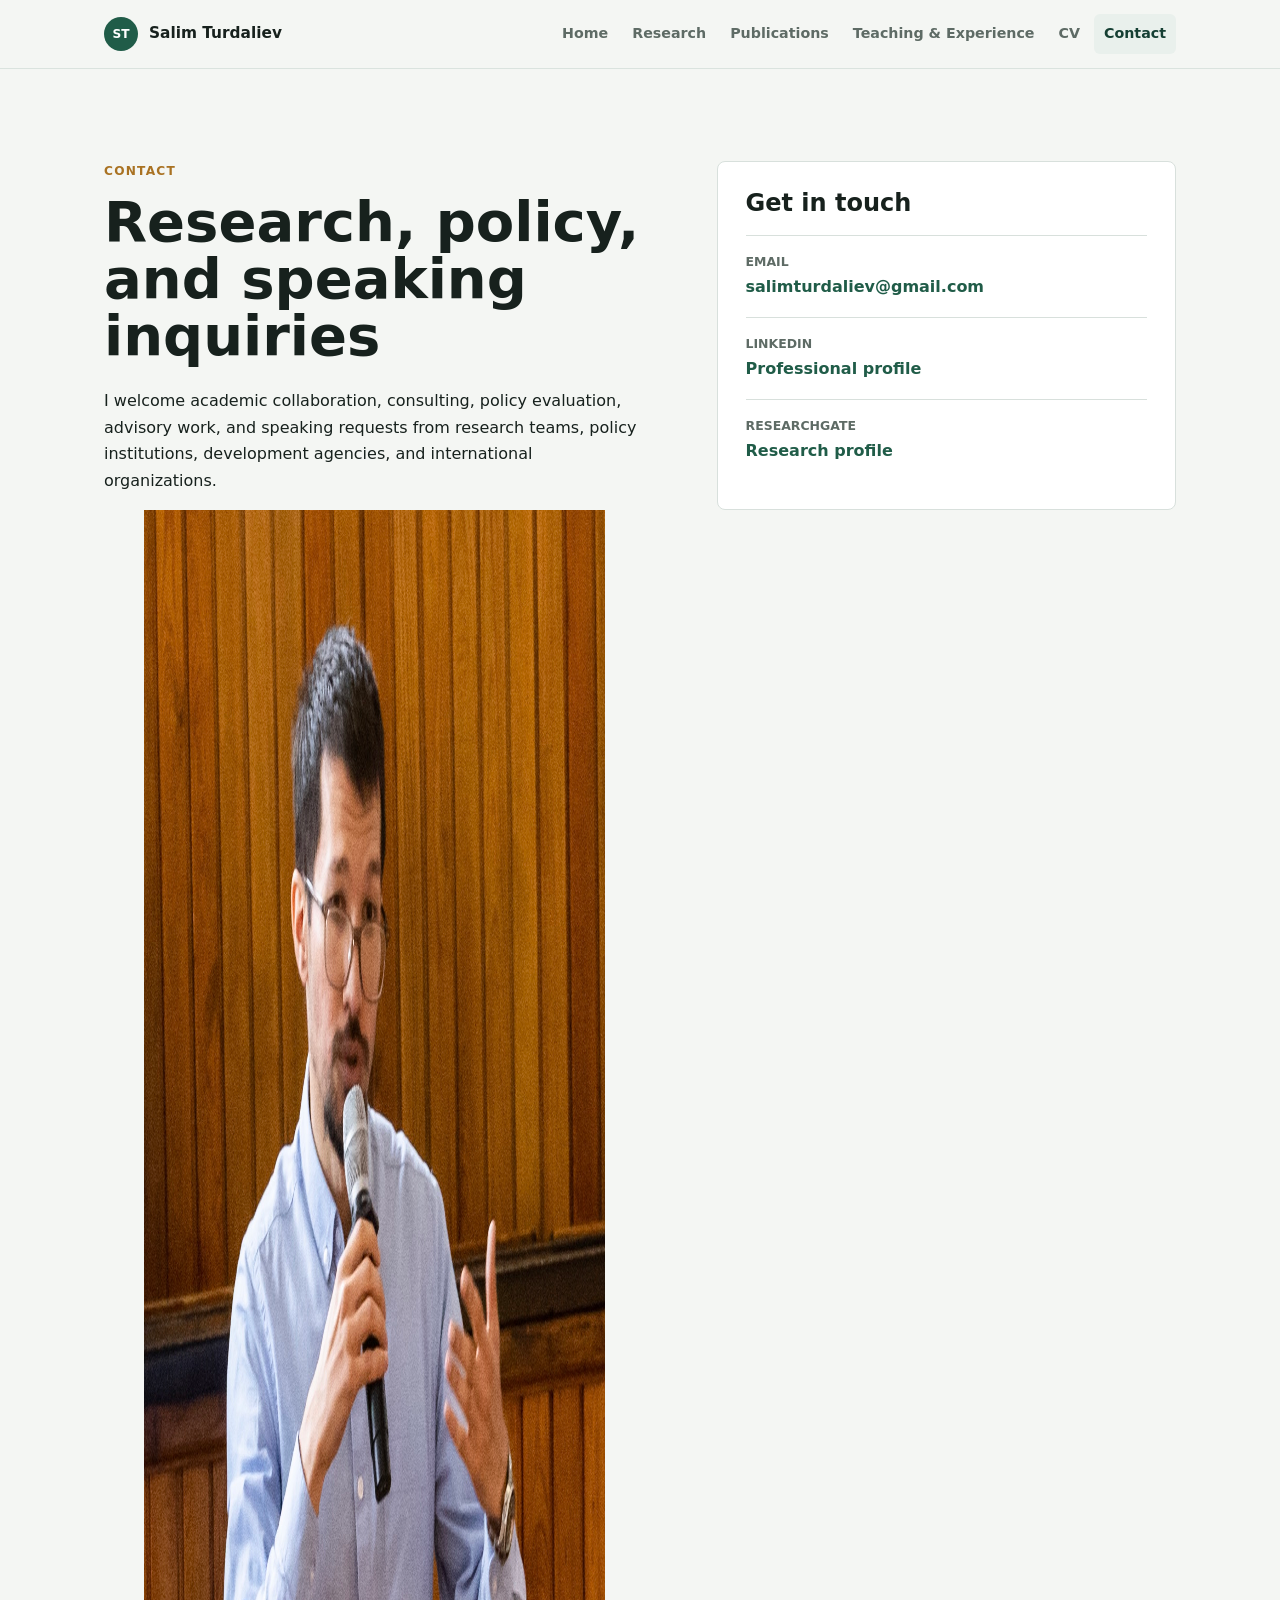
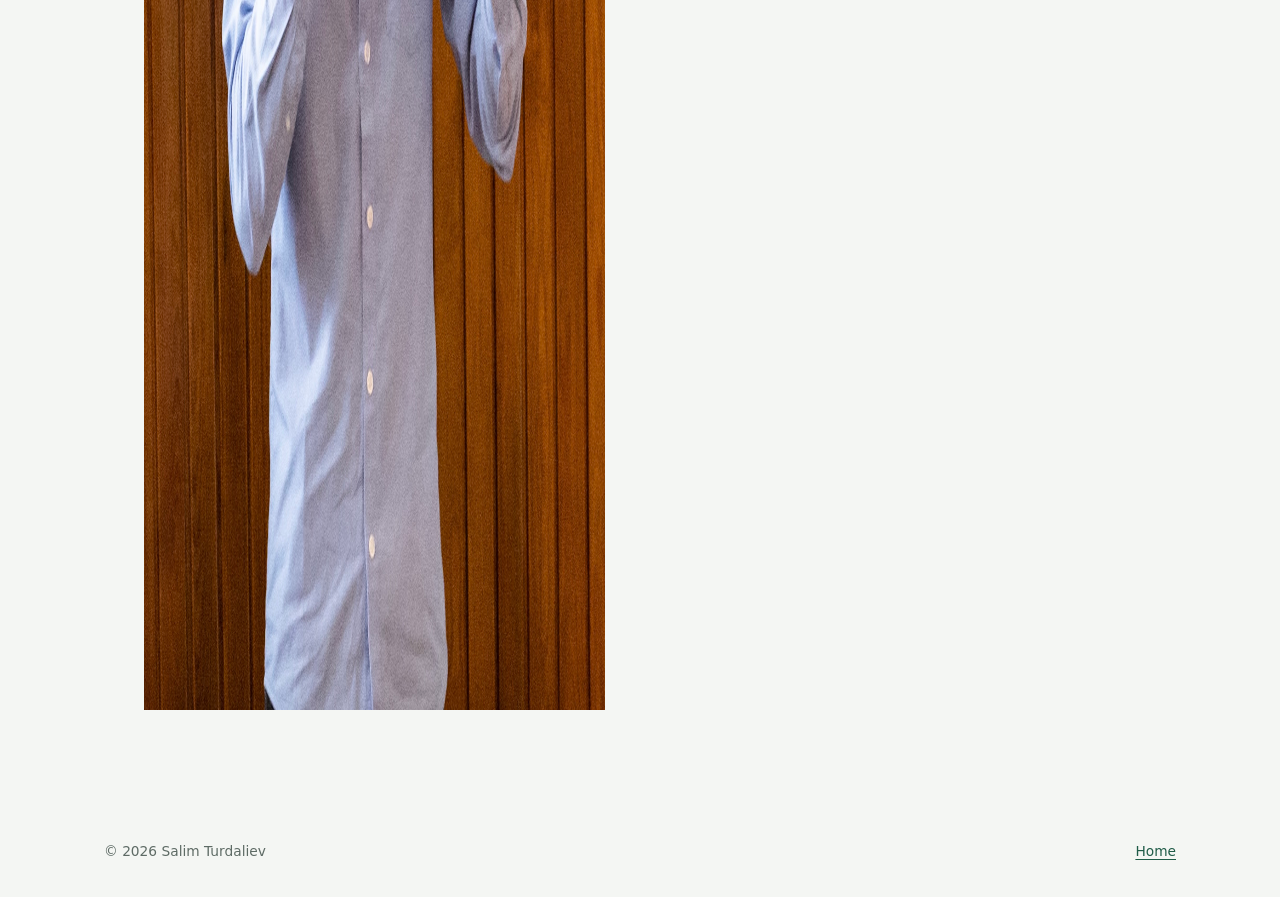
<file: contact.html>
<!doctype html>
<html lang="en">
  <head><meta charset="utf-8"><meta name="viewport" content="width=device-width, initial-scale=1"><meta name="description" content="Contact Salim Turdaliev for research collaboration, policy analysis, consulting, and speaking inquiries."><title>Contact | Salim Turdaliev</title><link rel="icon" href="assets/favicon.svg" type="image/svg+xml"><link rel="stylesheet" href="styles.css?v=photos-20260711"></head>
  <body>
    <a class="skip-link" href="#main">Skip to content</a>
    <header class="site-header"><nav class="nav" aria-label="Main navigation"><a class="brand" href="index.html"><span class="brand-mark" aria-hidden="true">ST</span><span>Salim Turdaliev</span></a><button class="nav-toggle" type="button" aria-expanded="false" aria-controls="nav-links"><span class="nav-toggle-bar"></span><span class="nav-toggle-bar"></span><span class="nav-toggle-bar"></span><span class="sr-only">Open menu</span></button><div class="nav-links" id="nav-links" data-nav-links><a href="index.html">Home</a><a href="research.html">Research</a><a href="publications.html">Publications</a><a href="teaching.html">Teaching &amp; Experience</a><a href="cv.html">CV</a><a class="active" aria-current="page" href="contact.html">Contact</a></div></nav></header>
    <main id="main" class="contact-page-main">
      <section class="contact-page section"><div class="contact-page-copy"><p class="eyebrow">Contact</p><h1>Research, policy, and speaking inquiries</h1><p>I welcome academic collaboration, consulting, policy evaluation, advisory work, and speaking requests from research teams, policy institutions, development agencies, and international organizations.</p><figure class="documentary-photo contact-photo"><img src="assets/salim-speaking-event.jpg" alt="Salim Turdaliev speaking into a microphone at an academic event." width="1763" height="1800"></figure></div><div class="contact-panel"><h2>Get in touch</h2><a class="contact-row" href="mailto:salimturdaliev@gmail.com"><span>Email</span><strong>salimturdaliev@gmail.com</strong></a><a class="contact-row" href="https://www.linkedin.com/in/salimturdaliev/" target="_blank" rel="noreferrer"><span>LinkedIn</span><strong>Professional profile</strong></a><a class="contact-row" href="https://www.researchgate.net/profile/Salim-Turdaliev" target="_blank" rel="noreferrer"><span>ResearchGate</span><strong>Research profile</strong></a></div></section>
    </main>
    <footer class="footer"><p>&copy; <span data-year></span> Salim Turdaliev</p><a href="index.html">Home</a></footer><script src="script.js"></script>
  </body>
</html>
</file>
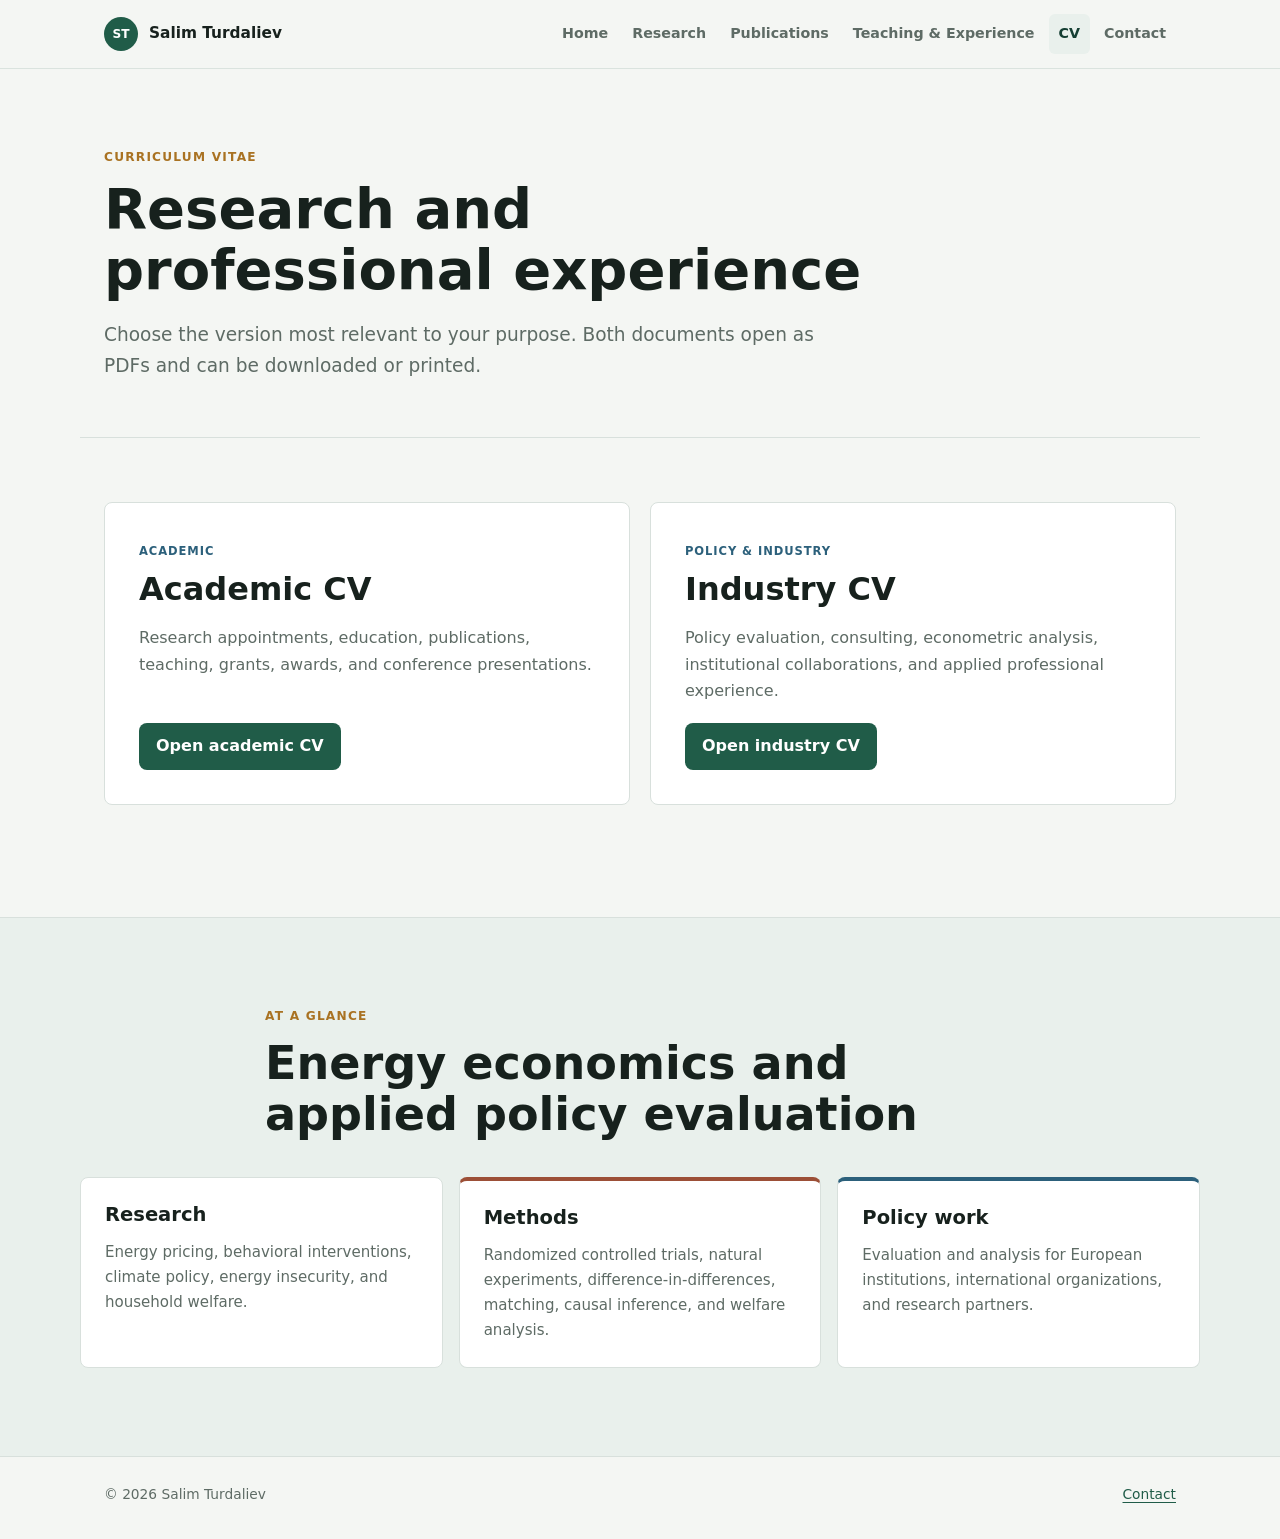
<file: cv.html>
<!doctype html>
<html lang="en">
  <head><meta charset="utf-8"><meta name="viewport" content="width=device-width, initial-scale=1"><meta name="description" content="Academic and industry CVs for Salim Turdaliev."><title>CV | Salim Turdaliev</title><link rel="icon" href="assets/favicon.svg" type="image/svg+xml"><link rel="stylesheet" href="styles.css?v=multipage-20260711"></head>
  <body>
    <a class="skip-link" href="#main">Skip to content</a>
    <header class="site-header"><nav class="nav" aria-label="Main navigation"><a class="brand" href="index.html"><span class="brand-mark" aria-hidden="true">ST</span><span>Salim Turdaliev</span></a><button class="nav-toggle" type="button" aria-expanded="false" aria-controls="nav-links"><span class="nav-toggle-bar"></span><span class="nav-toggle-bar"></span><span class="nav-toggle-bar"></span><span class="sr-only">Open menu</span></button><div class="nav-links" id="nav-links" data-nav-links><a href="index.html">Home</a><a href="research.html">Research</a><a href="publications.html">Publications</a><a href="teaching.html">Teaching &amp; Experience</a><a class="active" aria-current="page" href="cv.html">CV</a><a href="contact.html">Contact</a></div></nav></header>
    <main id="main">
      <header class="page-hero section"><p class="eyebrow">Curriculum vitae</p><h1>Research and professional experience</h1><p>Choose the version most relevant to your purpose. Both documents open as PDFs and can be downloaded or printed.</p></header>
      <section class="section cv-grid" aria-label="CV downloads">
        <article class="cv-option"><span class="tag">Academic</span><h2>Academic CV</h2><p>Research appointments, education, publications, teaching, grants, awards, and conference presentations.</p><a class="button primary" href="assets/salim-turdaliev-academic-cv.pdf" target="_blank">Open academic CV</a></article>
        <article class="cv-option"><span class="tag">Policy &amp; industry</span><h2>Industry CV</h2><p>Policy evaluation, consulting, econometric analysis, institutional collaborations, and applied professional experience.</p><a class="button primary" href="assets/salim-turdaliev-industry-cv.pdf?v=20260729" target="_blank">Open industry CV</a></article>
      </section>
      <section class="section section-band cv-summary"><div class="section-heading wide"><p class="eyebrow">At a glance</p><h2>Energy economics and applied policy evaluation</h2></div><div class="expertise-grid"><article><h3>Research</h3><p>Energy pricing, behavioral interventions, climate policy, energy insecurity, and household welfare.</p></article><article><h3>Methods</h3><p>Randomized controlled trials, natural experiments, difference-in-differences, matching, causal inference, and welfare analysis.</p></article><article><h3>Policy work</h3><p>Evaluation and analysis for European institutions, international organizations, and research partners.</p></article></div></section>
    </main>
    <footer class="footer"><p>&copy; <span data-year></span> Salim Turdaliev</p><a href="contact.html">Contact</a></footer><script src="script.js"></script>
  </body>
</html>
</file>
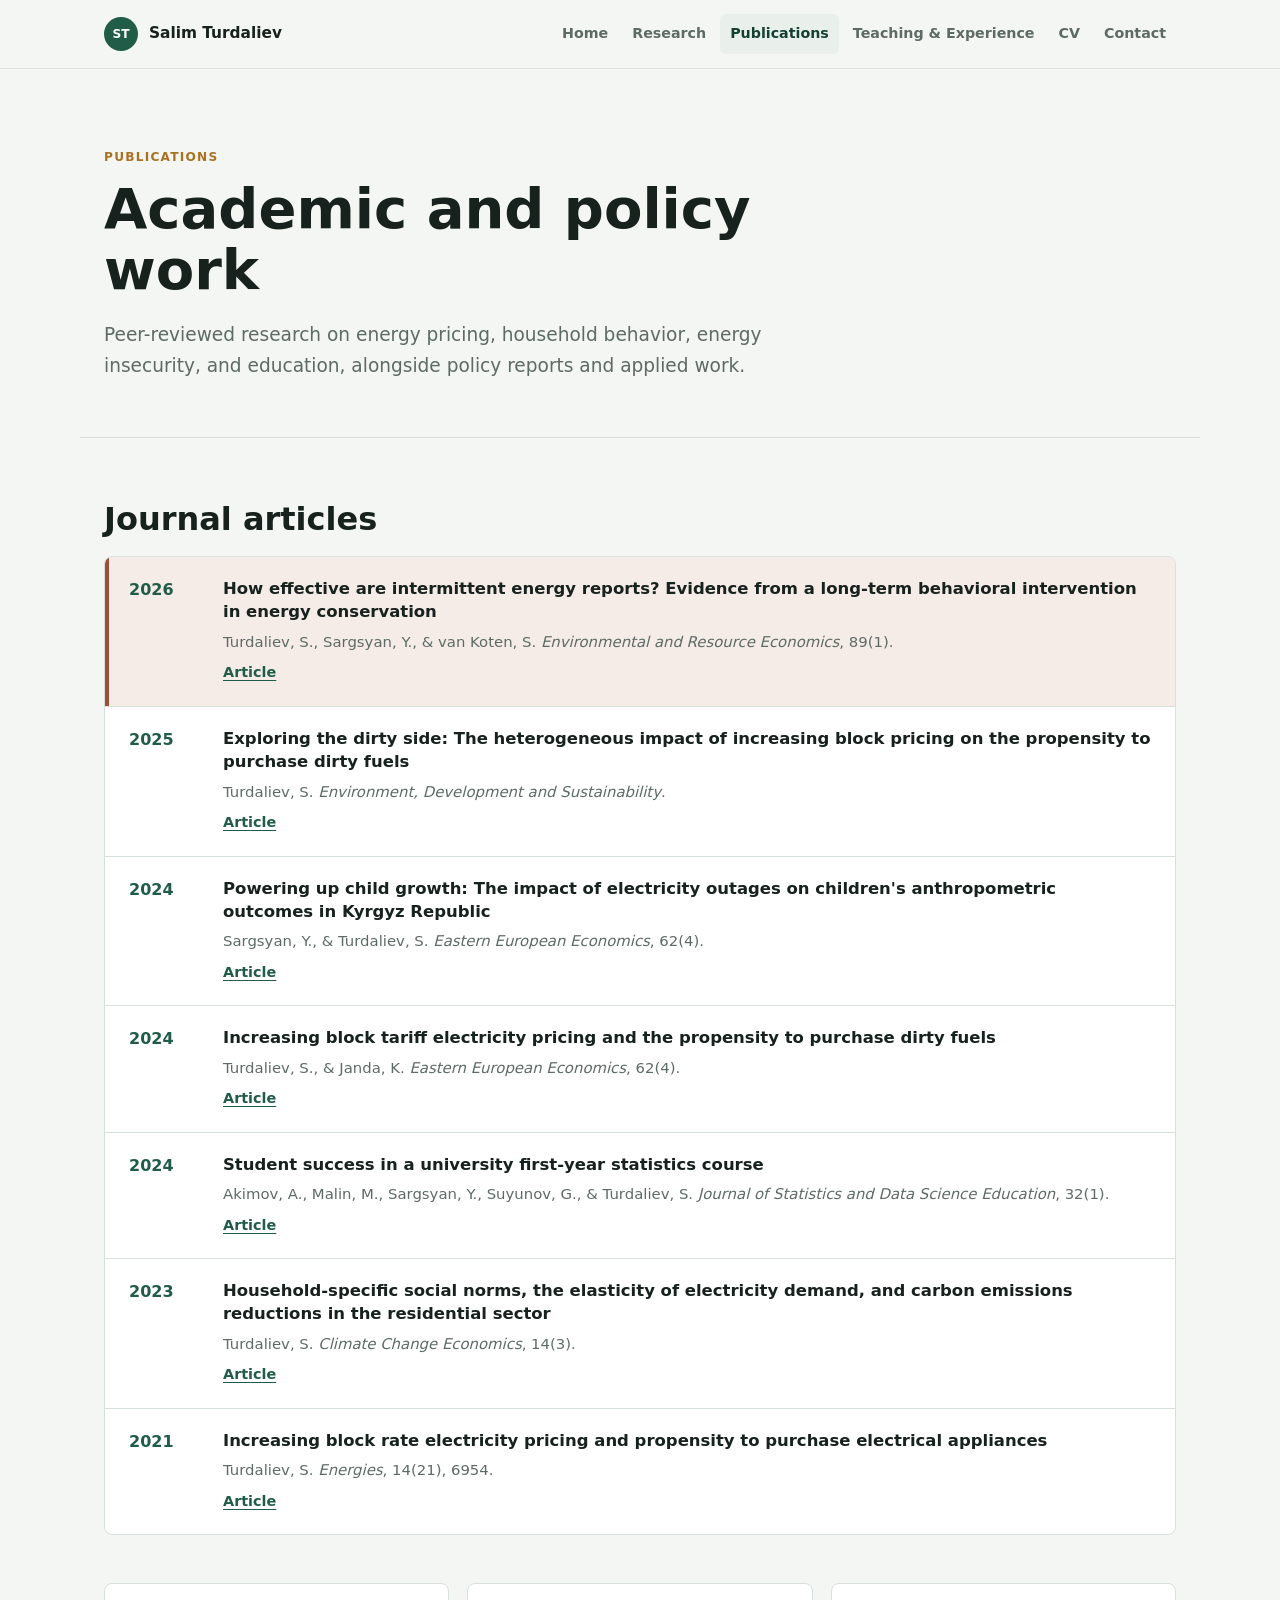
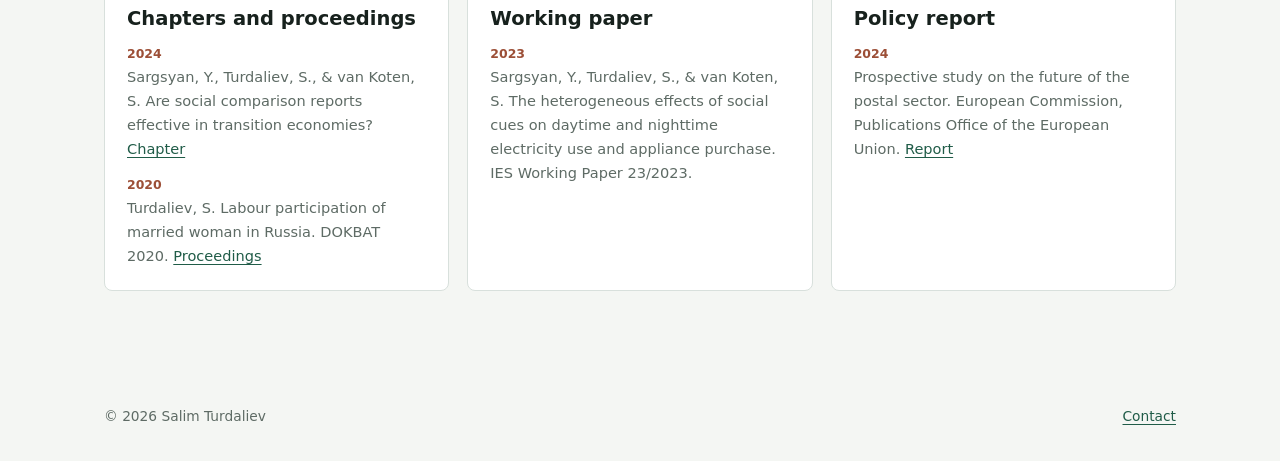
<file: publications.html>
<!doctype html>
<html lang="en">
  <head>
    <meta charset="utf-8"><meta name="viewport" content="width=device-width, initial-scale=1">
    <meta name="description" content="Academic publications, working papers, chapters, and policy reports by Salim Turdaliev.">
    <title>Publications | Salim Turdaliev</title>
    <link rel="icon" href="assets/favicon.svg" type="image/svg+xml"><link rel="stylesheet" href="styles.css?v=multipage-20260711">
  </head>
  <body>
    <a class="skip-link" href="#main">Skip to content</a>
    <header class="site-header"><nav class="nav" aria-label="Main navigation"><a class="brand" href="index.html"><span class="brand-mark" aria-hidden="true">ST</span><span>Salim Turdaliev</span></a><button class="nav-toggle" type="button" aria-expanded="false" aria-controls="nav-links"><span class="nav-toggle-bar"></span><span class="nav-toggle-bar"></span><span class="nav-toggle-bar"></span><span class="sr-only">Open menu</span></button><div class="nav-links" id="nav-links" data-nav-links><a href="index.html">Home</a><a href="research.html">Research</a><a class="active" aria-current="page" href="publications.html">Publications</a><a href="teaching.html">Teaching &amp; Experience</a><a href="cv.html">CV</a><a href="contact.html">Contact</a></div></nav></header>
    <main id="main">
      <header class="page-hero section"><p class="eyebrow">Publications</p><h1>Academic and policy work</h1><p>Peer-reviewed research on energy pricing, household behavior, energy insecurity, and education, alongside policy reports and applied work.</p></header>
      <section class="section page-content">
        <div class="publication-group"><h2>Journal articles</h2><div class="publication-list">
          <article class="publication featured"><time>2026</time><div><h4>How effective are intermittent energy reports? Evidence from a long-term behavioral intervention in energy conservation</h4><p>Turdaliev, S., Sargsyan, Y., &amp; van Koten, S. <em>Environmental and Resource Economics</em>, 89(1).</p><a href="https://doi.org/10.1007/s10640-025-01064-z" target="_blank" rel="noreferrer">Article</a></div></article>
          <article class="publication"><time>2025</time><div><h4>Exploring the dirty side: The heterogeneous impact of increasing block pricing on the propensity to purchase dirty fuels</h4><p>Turdaliev, S. <em>Environment, Development and Sustainability</em>.</p><a href="https://doi.org/10.1007/s10668-025-05973-3" target="_blank" rel="noreferrer">Article</a></div></article>
          <article class="publication"><time>2024</time><div><h4>Powering up child growth: The impact of electricity outages on children's anthropometric outcomes in Kyrgyz Republic</h4><p>Sargsyan, Y., &amp; Turdaliev, S. <em>Eastern European Economics</em>, 62(4).</p><a href="https://doi.org/10.1080/00128775.2023.2291382" target="_blank" rel="noreferrer">Article</a></div></article>
          <article class="publication"><time>2024</time><div><h4>Increasing block tariff electricity pricing and the propensity to purchase dirty fuels</h4><p>Turdaliev, S., &amp; Janda, K. <em>Eastern European Economics</em>, 62(4).</p><a href="https://doi.org/10.1080/00128775.2023.2165948" target="_blank" rel="noreferrer">Article</a></div></article>
          <article class="publication"><time>2024</time><div><h4>Student success in a university first-year statistics course</h4><p>Akimov, A., Malin, M., Sargsyan, Y., Suyunov, G., &amp; Turdaliev, S. <em>Journal of Statistics and Data Science Education</em>, 32(1).</p><a href="https://doi.org/10.1080/26939169.2023.2184435" target="_blank" rel="noreferrer">Article</a></div></article>
          <article class="publication"><time>2023</time><div><h4>Household-specific social norms, the elasticity of electricity demand, and carbon emissions reductions in the residential sector</h4><p>Turdaliev, S. <em>Climate Change Economics</em>, 14(3).</p><a href="https://doi.org/10.1142/S2010007823500173" target="_blank" rel="noreferrer">Article</a></div></article>
          <article class="publication"><time>2021</time><div><h4>Increasing block rate electricity pricing and propensity to purchase electrical appliances</h4><p>Turdaliev, S. <em>Energies</em>, 14(21), 6954.</p><a href="https://doi.org/10.3390/en14216954" target="_blank" rel="noreferrer">Article</a></div></article>
        </div></div>
        <div class="publication-group supporting-work"><div><h3>Chapters and proceedings</h3><ul class="plain-list"><li><span>2024</span>Sargsyan, Y., Turdaliev, S., &amp; van Koten, S. Are social comparison reports effective in transition economies? <a href="https://doi.org/10.1007/978-3-031-62998-3_8" target="_blank" rel="noreferrer">Chapter</a></li><li><span>2020</span>Turdaliev, S. Labour participation of married woman in Russia. DOKBAT 2020. <a href="https://doi.org/10.7441/dokbat.2020" target="_blank" rel="noreferrer">Proceedings</a></li></ul></div><div><h3>Working paper</h3><ul class="plain-list"><li><span>2023</span>Sargsyan, Y., Turdaliev, S., &amp; van Koten, S. The heterogeneous effects of social cues on daytime and nighttime electricity use and appliance purchase. IES Working Paper 23/2023.</li></ul></div><div><h3>Policy report</h3><ul class="plain-list"><li><span>2024</span>Prospective study on the future of the postal sector. European Commission, Publications Office of the European Union. <a href="https://data.europa.eu/doi/10.2873/0431952" target="_blank" rel="noreferrer">Report</a></li></ul></div></div>
      </section>
    </main>
    <footer class="footer"><p>&copy; <span data-year></span> Salim Turdaliev</p><a href="contact.html">Contact</a></footer><script src="script.js"></script>
  </body>
</html>
</file>
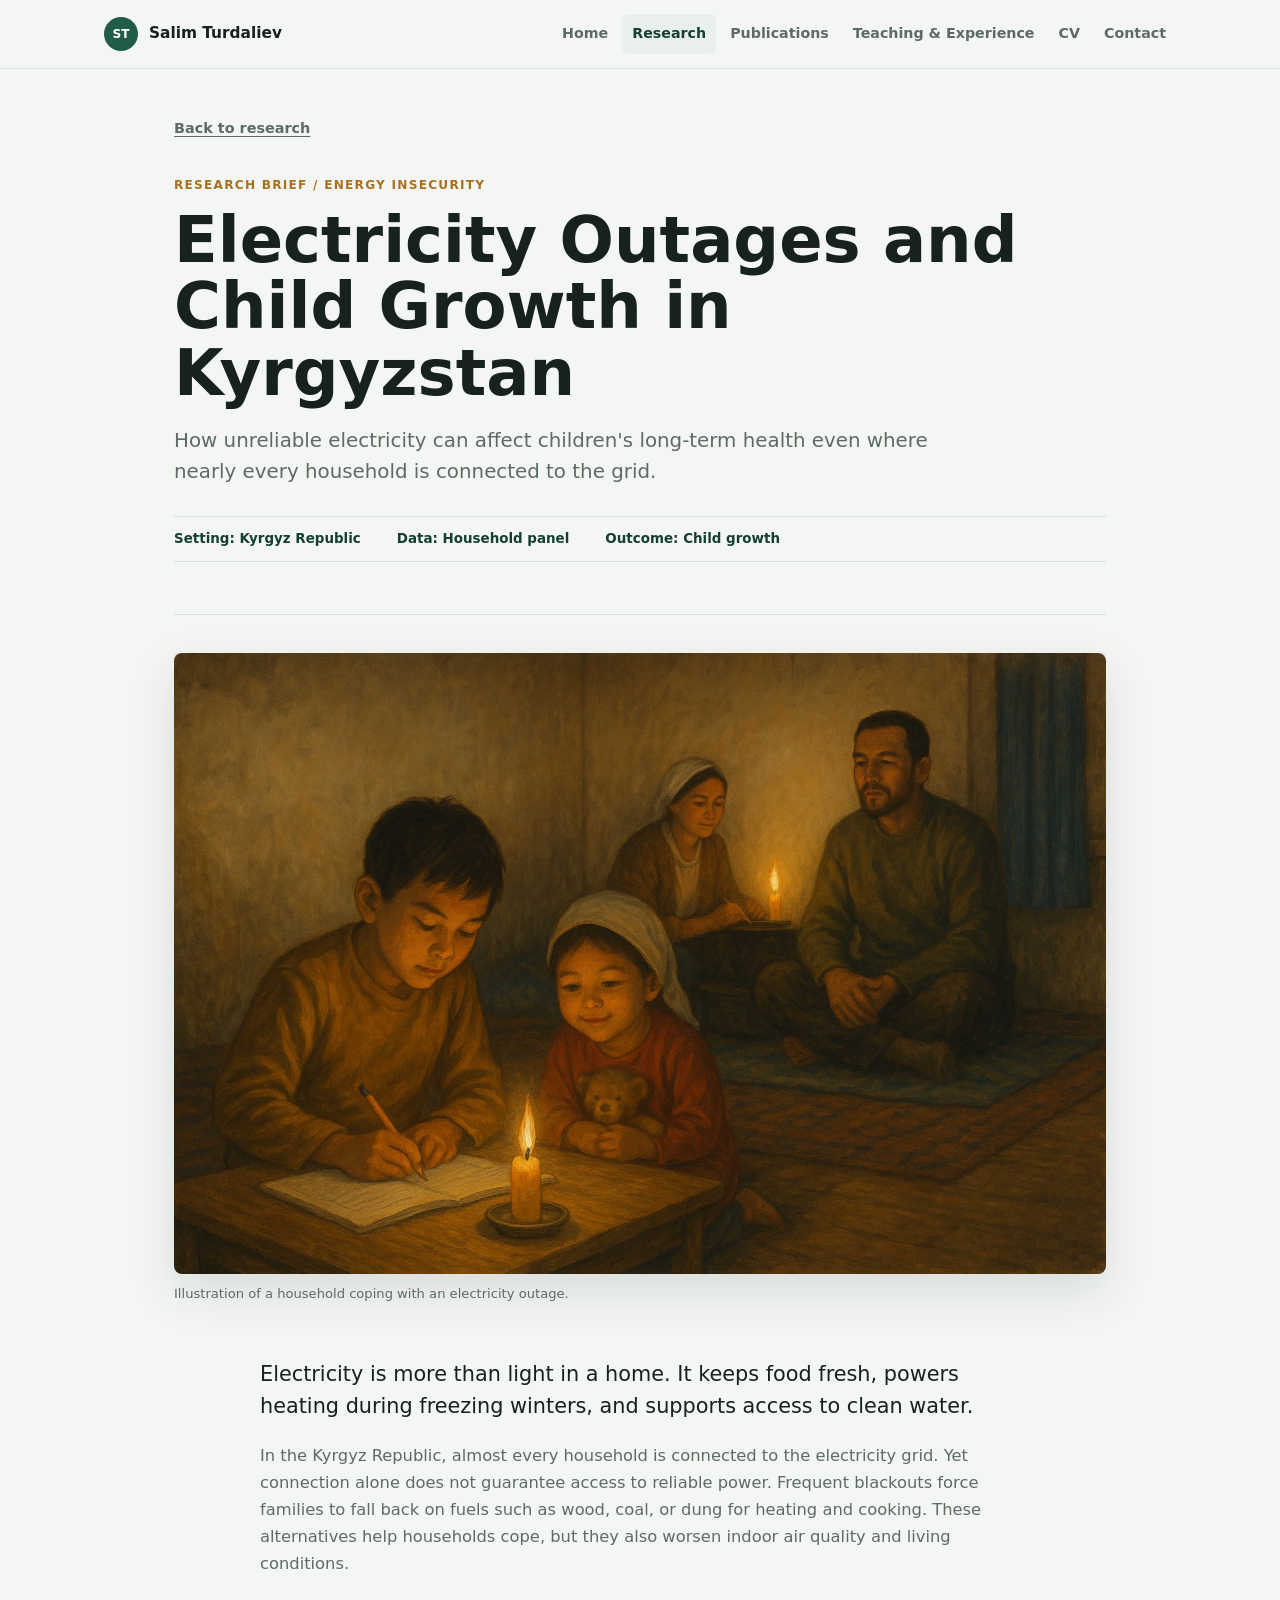
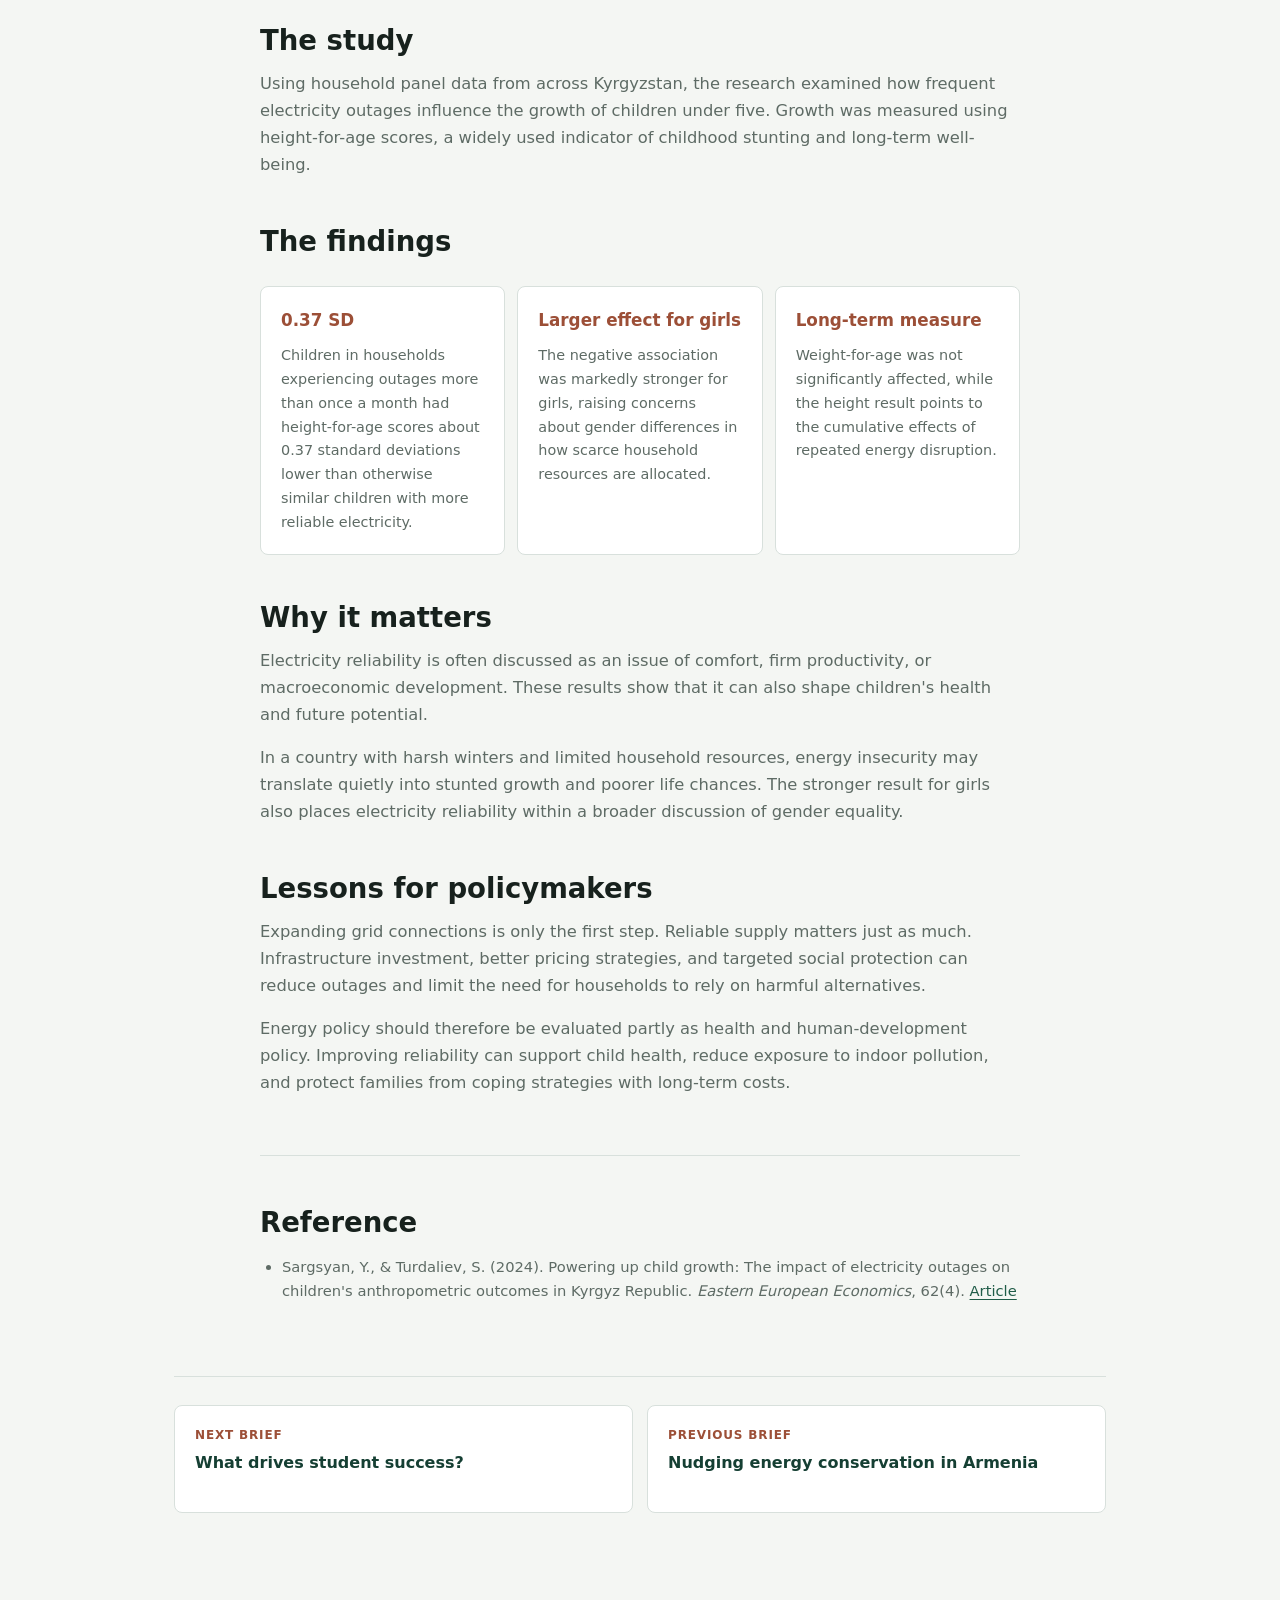
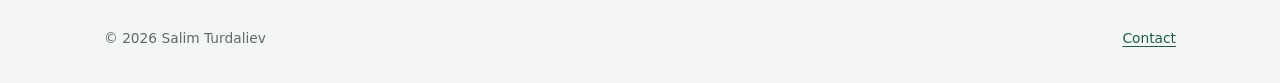
<file: research-electricity-outages-kyrgyzstan.html>
<!doctype html>
<html lang="en">
  <head>
    <meta charset="utf-8">
    <meta name="viewport" content="width=device-width, initial-scale=1">
    <meta name="description" content="Research brief by Salim Turdaliev on electricity outages, energy insecurity, and children's growth in the Kyrgyz Republic.">
    <title>Electricity Outages and Child Growth | Salim Turdaliev</title>
    <link rel="icon" href="assets/favicon.svg" type="image/svg+xml">
    <link rel="stylesheet" href="styles.css?v=multipage-20260711">
  </head>
  <body class="brief-page">
    <a class="skip-link" href="#main">Skip to content</a>
    <header class="site-header">
      <nav class="nav" aria-label="Main navigation">
        <a class="brand" href="index.html"><span class="brand-mark" aria-hidden="true">ST</span><span>Salim Turdaliev</span></a>
        <button class="nav-toggle" type="button" aria-expanded="false" aria-controls="nav-links"><span class="nav-toggle-bar"></span><span class="nav-toggle-bar"></span><span class="nav-toggle-bar"></span><span class="sr-only">Open menu</span></button>
        <div class="nav-links" id="nav-links" data-nav-links><a href="index.html">Home</a><a class="active" href="research.html">Research</a><a href="publications.html">Publications</a><a href="teaching.html">Teaching &amp; Experience</a><a href="cv.html">CV</a><a href="contact.html">Contact</a></div>
      </nav>
    </header>

    <main id="main" class="brief-main">
      <a class="back-link" href="research.html">Back to research</a>
      <header class="brief-hero">
        <p class="eyebrow">Research brief / Energy insecurity</p>
        <h1 class="brief-title">Electricity Outages and Child Growth in Kyrgyzstan</h1>
        <p class="brief-deck">How unreliable electricity can affect children's long-term health even where nearly every household is connected to the grid.</p>
        <div class="brief-facts"><span>Setting: Kyrgyz Republic</span><span>Data: Household panel</span><span>Outcome: Child growth</span></div>
      </header>

      <figure class="brief-image">
        <img src="assets/research-kyrgyzstan-electricity-outages.jpg?v=full-20260711" alt="Children studying by candlelight during an electricity outage." width="1536" height="1024" style="display:block;width:100%;max-width:100%;height:auto !important;max-height:none !important;aspect-ratio:auto !important;object-fit:contain !important;object-position:center;">
        <figcaption>Illustration of a household coping with an electricity outage.</figcaption>
      </figure>

      <article class="brief-article">
        <p class="brief-opening">Electricity is more than light in a home. It keeps food fresh, powers heating during freezing winters, and supports access to clean water.</p>
        <p>In the Kyrgyz Republic, almost every household is connected to the electricity grid. Yet connection alone does not guarantee access to reliable power. Frequent blackouts force families to fall back on fuels such as wood, coal, or dung for heating and cooking. These alternatives help households cope, but they also worsen indoor air quality and living conditions.</p>

        <h2>The study</h2>
        <p>Using household panel data from across Kyrgyzstan, the research examined how frequent electricity outages influence the growth of children under five. Growth was measured using height-for-age scores, a widely used indicator of childhood stunting and long-term well-being.</p>

        <h2>The findings</h2>
        <div class="finding-grid">
          <div><strong>0.37 SD</strong><p>Children in households experiencing outages more than once a month had height-for-age scores about 0.37 standard deviations lower than otherwise similar children with more reliable electricity.</p></div>
          <div><strong>Larger effect for girls</strong><p>The negative association was markedly stronger for girls, raising concerns about gender differences in how scarce household resources are allocated.</p></div>
          <div><strong>Long-term measure</strong><p>Weight-for-age was not significantly affected, while the height result points to the cumulative effects of repeated energy disruption.</p></div>
        </div>

        <h2>Why it matters</h2>
        <p>Electricity reliability is often discussed as an issue of comfort, firm productivity, or macroeconomic development. These results show that it can also shape children's health and future potential.</p>
        <p>In a country with harsh winters and limited household resources, energy insecurity may translate quietly into stunted growth and poorer life chances. The stronger result for girls also places electricity reliability within a broader discussion of gender equality.</p>

        <h2>Lessons for policymakers</h2>
        <p>Expanding grid connections is only the first step. Reliable supply matters just as much. Infrastructure investment, better pricing strategies, and targeted social protection can reduce outages and limit the need for households to rely on harmful alternatives.</p>
        <p>Energy policy should therefore be evaluated partly as health and human-development policy. Improving reliability can support child health, reduce exposure to indoor pollution, and protect families from coping strategies with long-term costs.</p>

        <section class="brief-reference" aria-labelledby="reference-heading">
          <h2 id="reference-heading">Reference</h2>
          <ul><li>Sargsyan, Y., &amp; Turdaliev, S. (2024). Powering up child growth: The impact of electricity outages on children's anthropometric outcomes in Kyrgyz Republic. <em>Eastern European Economics</em>, 62(4). <a href="https://doi.org/10.1080/00128775.2023.2291382" target="_blank" rel="noreferrer">Article</a></li></ul>
        </section>
      </article>

      <nav class="brief-nav" aria-label="Other research briefs"><a href="research-student-success.html"><span>Next brief</span><strong>What drives student success?</strong></a><a href="research-nudging-armenia.html"><span>Previous brief</span><strong>Nudging energy conservation in Armenia</strong></a></nav>
    </main>
    <footer class="footer"><p>&copy; <span data-year></span> Salim Turdaliev</p><a href="contact.html">Contact</a></footer>
    <script src="script.js"></script>
  </body>
</html>
</file>
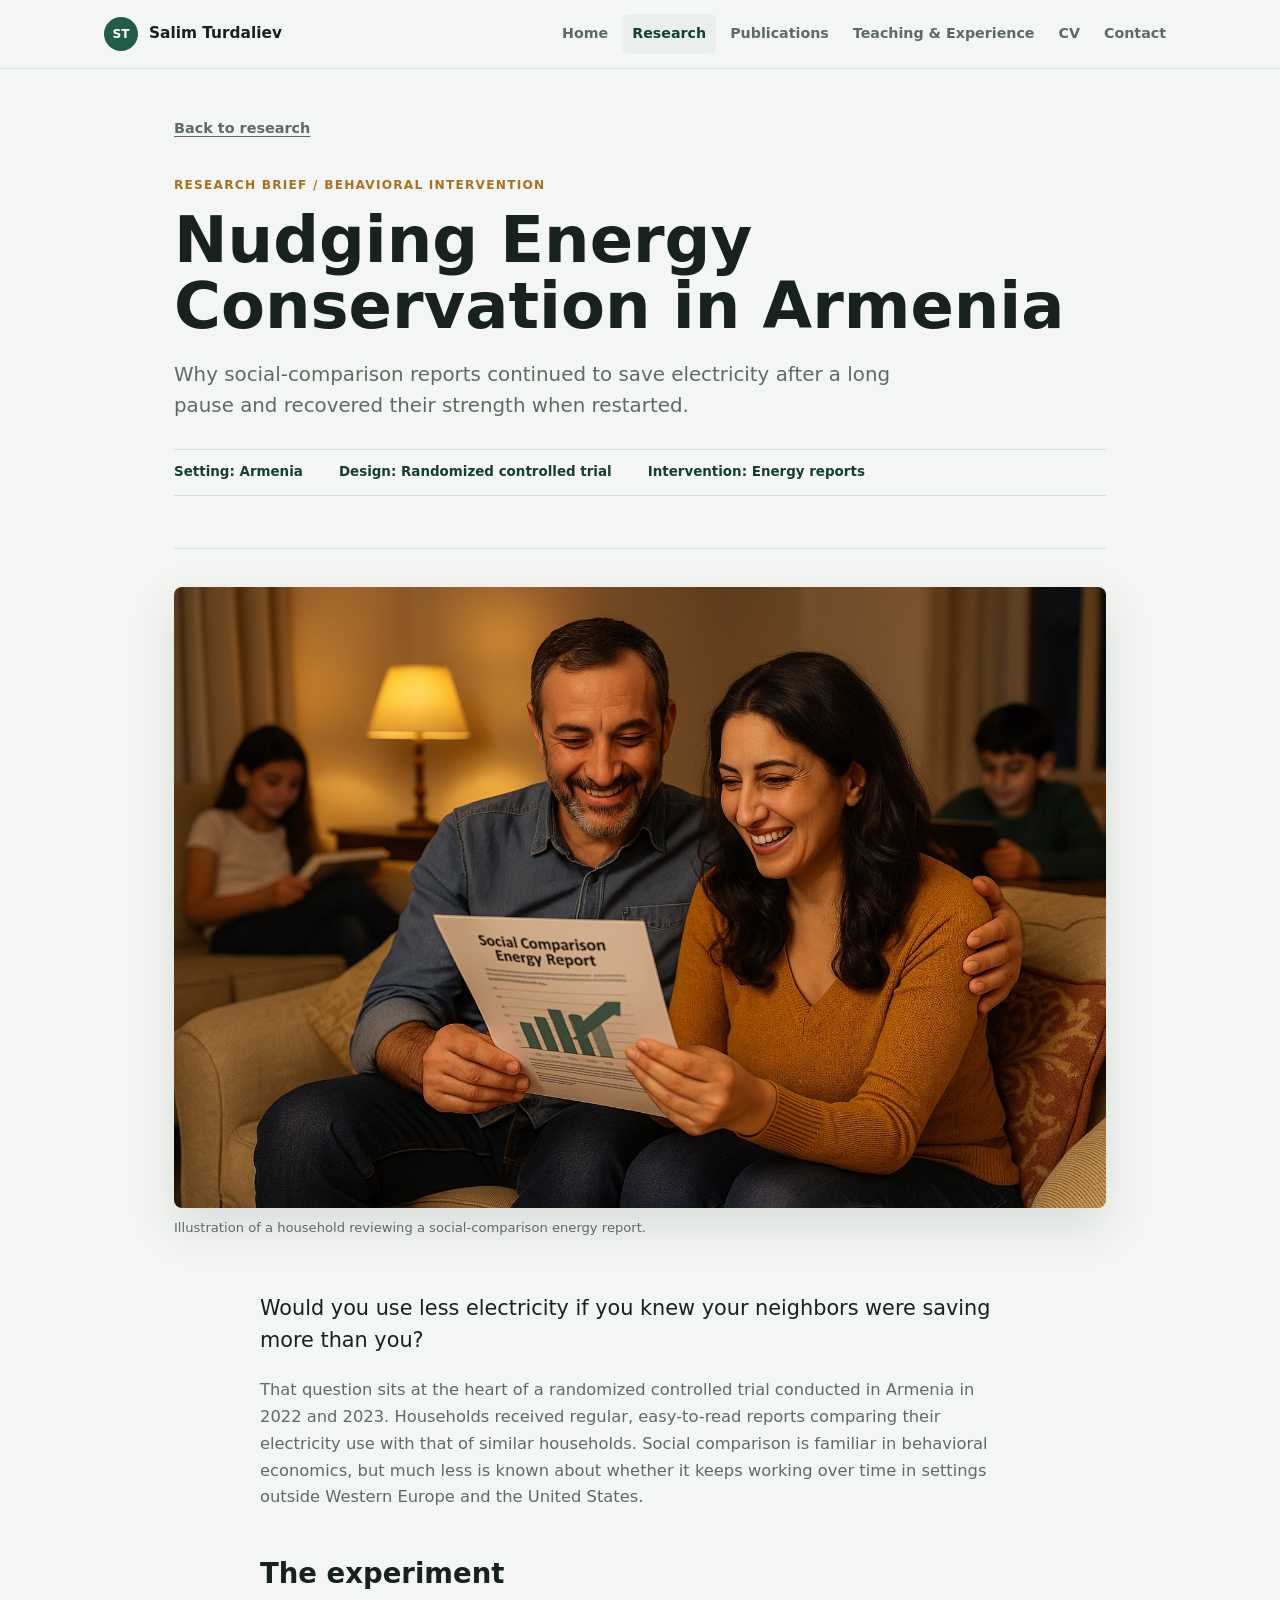
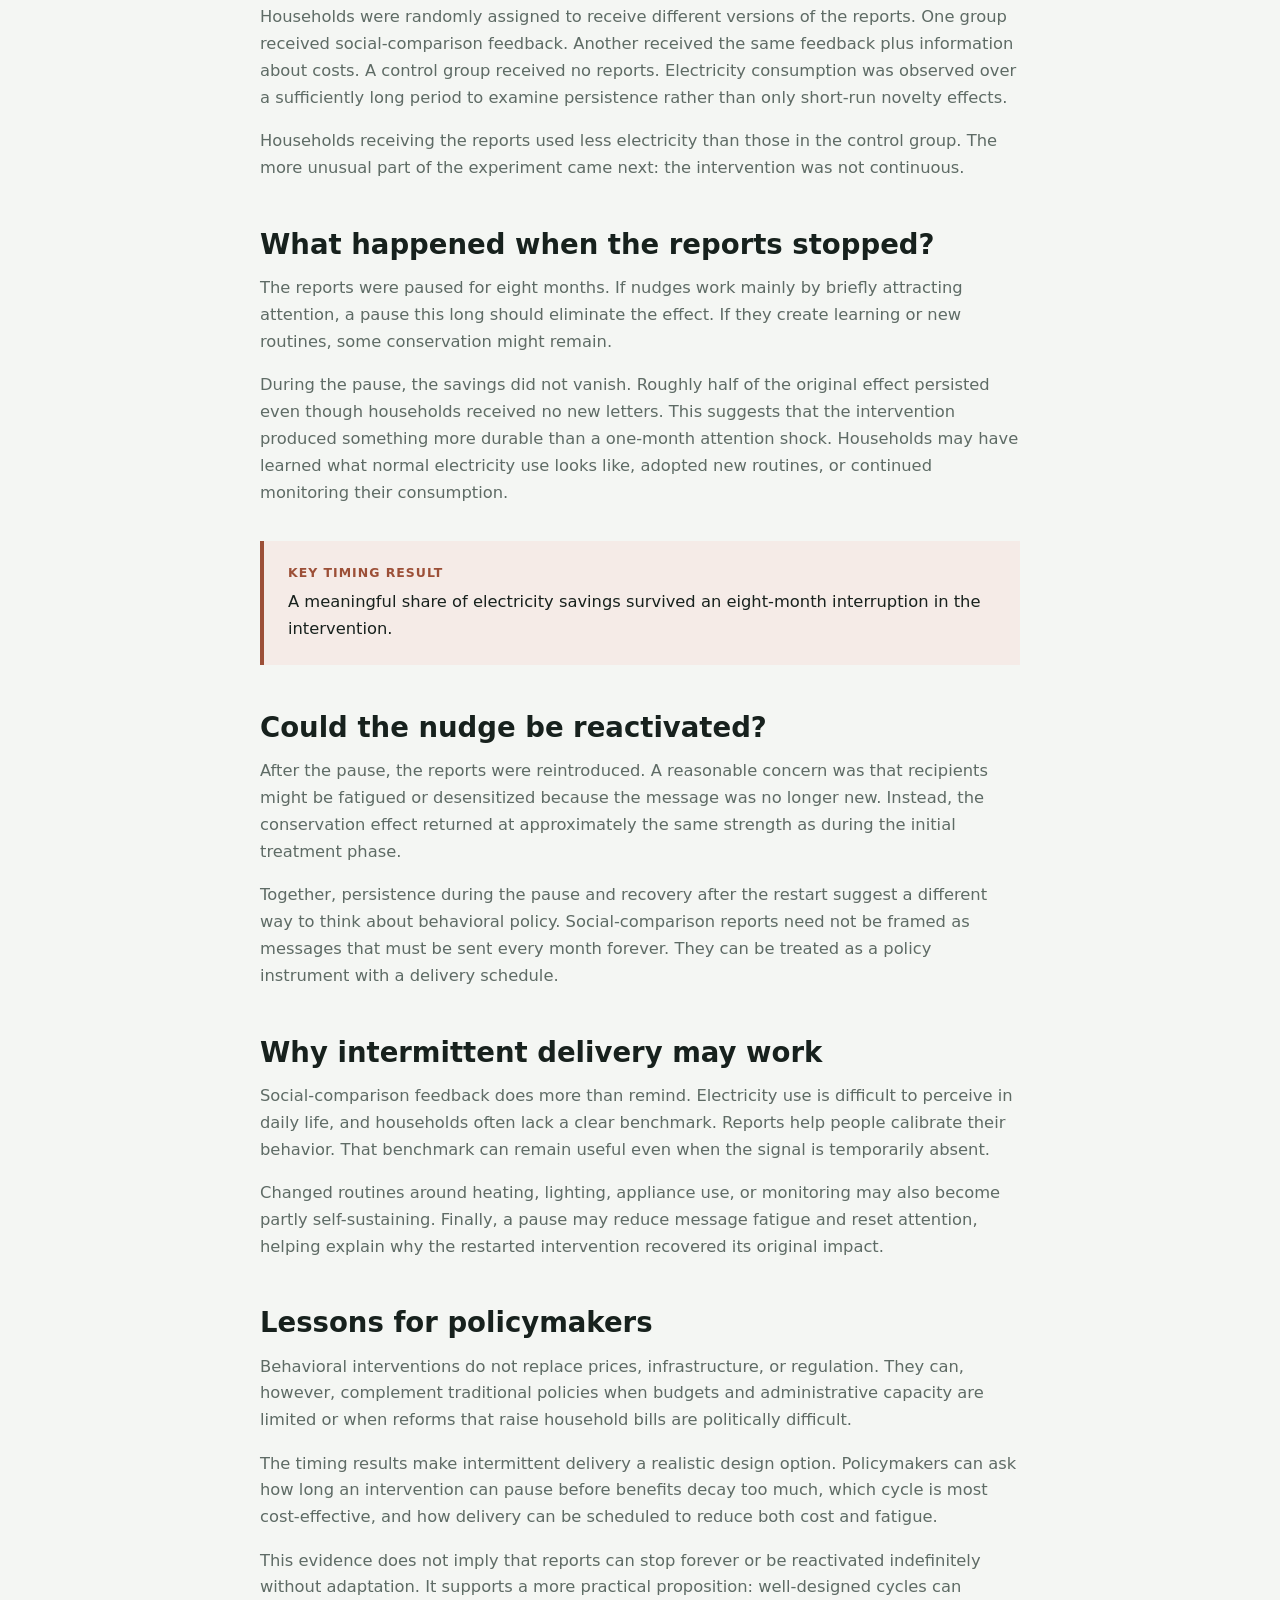
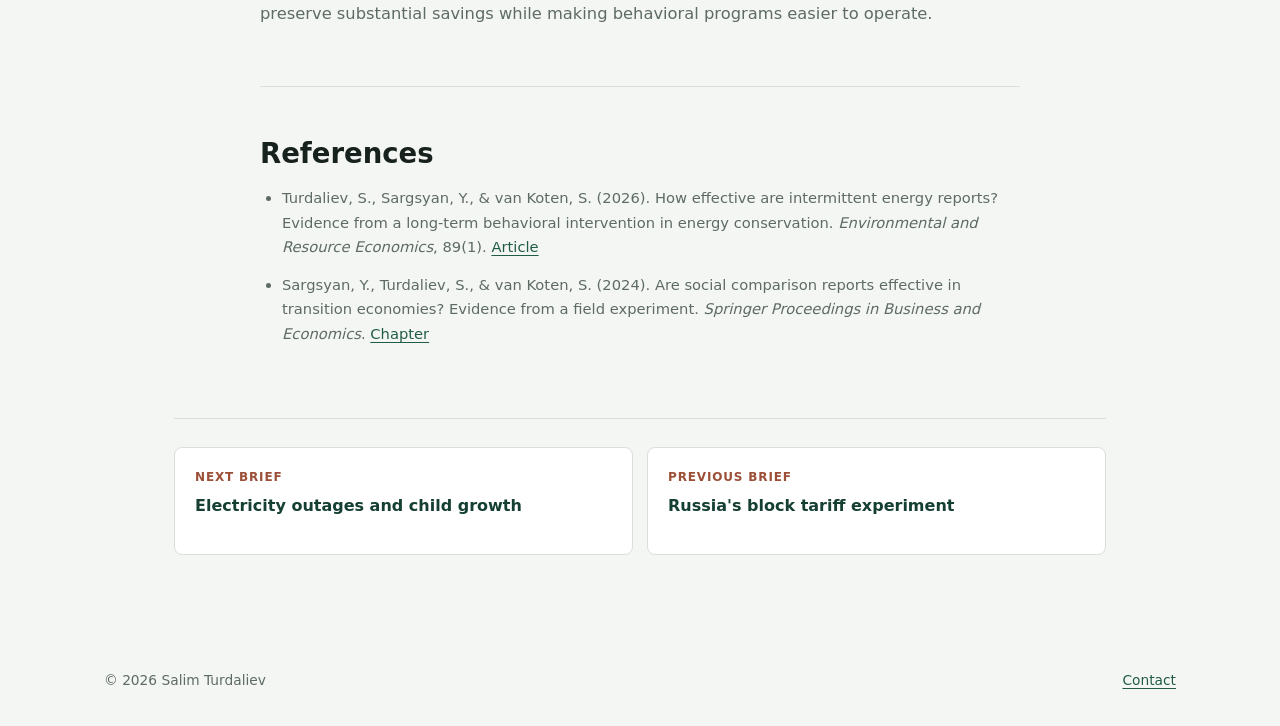
<file: research-nudging-armenia.html>
<!doctype html>
<html lang="en">
  <head>
    <meta charset="utf-8">
    <meta name="viewport" content="width=device-width, initial-scale=1">
    <meta name="description" content="Research brief by Salim Turdaliev on intermittent social-comparison energy reports and household electricity conservation in Armenia.">
    <title>Nudging Energy Conservation in Armenia | Salim Turdaliev</title>
    <link rel="icon" href="assets/favicon.svg" type="image/svg+xml">
    <link rel="stylesheet" href="styles.css?v=multipage-20260711">
  </head>
  <body class="brief-page">
    <a class="skip-link" href="#main">Skip to content</a>
    <header class="site-header">
      <nav class="nav" aria-label="Main navigation">
        <a class="brand" href="index.html"><span class="brand-mark" aria-hidden="true">ST</span><span>Salim Turdaliev</span></a>
        <button class="nav-toggle" type="button" aria-expanded="false" aria-controls="nav-links"><span class="nav-toggle-bar"></span><span class="nav-toggle-bar"></span><span class="nav-toggle-bar"></span><span class="sr-only">Open menu</span></button>
        <div class="nav-links" id="nav-links" data-nav-links><a href="index.html">Home</a><a class="active" href="research.html">Research</a><a href="publications.html">Publications</a><a href="teaching.html">Teaching &amp; Experience</a><a href="cv.html">CV</a><a href="contact.html">Contact</a></div>
      </nav>
    </header>

    <main id="main" class="brief-main">
      <a class="back-link" href="research.html">Back to research</a>
      <header class="brief-hero">
        <p class="eyebrow">Research brief / Behavioral intervention</p>
        <h1 class="brief-title">Nudging Energy Conservation in Armenia</h1>
        <p class="brief-deck">Why social-comparison reports continued to save electricity after a long pause and recovered their strength when restarted.</p>
        <div class="brief-facts"><span>Setting: Armenia</span><span>Design: Randomized controlled trial</span><span>Intervention: Energy reports</span></div>
      </header>

      <figure class="brief-image">
        <img src="assets/research-armenia-energy-reports.jpg?v=full-20260711" alt="A family reviewing a social-comparison energy report at home." width="1536" height="1024" style="display:block;width:100%;max-width:100%;height:auto !important;max-height:none !important;aspect-ratio:auto !important;object-fit:contain !important;object-position:center;">
        <figcaption>Illustration of a household reviewing a social-comparison energy report.</figcaption>
      </figure>

      <article class="brief-article">
        <p class="brief-opening">Would you use less electricity if you knew your neighbors were saving more than you?</p>
        <p>That question sits at the heart of a randomized controlled trial conducted in Armenia in 2022 and 2023. Households received regular, easy-to-read reports comparing their electricity use with that of similar households. Social comparison is familiar in behavioral economics, but much less is known about whether it keeps working over time in settings outside Western Europe and the United States.</p>

        <h2>The experiment</h2>
        <p>Households were randomly assigned to receive different versions of the reports. One group received social-comparison feedback. Another received the same feedback plus information about costs. A control group received no reports. Electricity consumption was observed over a sufficiently long period to examine persistence rather than only short-run novelty effects.</p>
        <p>Households receiving the reports used less electricity than those in the control group. The more unusual part of the experiment came next: the intervention was not continuous.</p>

        <h2>What happened when the reports stopped?</h2>
        <p>The reports were paused for eight months. If nudges work mainly by briefly attracting attention, a pause this long should eliminate the effect. If they create learning or new routines, some conservation might remain.</p>
        <p>During the pause, the savings did not vanish. Roughly half of the original effect persisted even though households received no new letters. This suggests that the intervention produced something more durable than a one-month attention shock. Households may have learned what normal electricity use looks like, adopted new routines, or continued monitoring their consumption.</p>
        <aside class="finding-box"><strong>Key timing result</strong><p>A meaningful share of electricity savings survived an eight-month interruption in the intervention.</p></aside>

        <h2>Could the nudge be reactivated?</h2>
        <p>After the pause, the reports were reintroduced. A reasonable concern was that recipients might be fatigued or desensitized because the message was no longer new. Instead, the conservation effect returned at approximately the same strength as during the initial treatment phase.</p>
        <p>Together, persistence during the pause and recovery after the restart suggest a different way to think about behavioral policy. Social-comparison reports need not be framed as messages that must be sent every month forever. They can be treated as a policy instrument with a delivery schedule.</p>

        <h2>Why intermittent delivery may work</h2>
        <p>Social-comparison feedback does more than remind. Electricity use is difficult to perceive in daily life, and households often lack a clear benchmark. Reports help people calibrate their behavior. That benchmark can remain useful even when the signal is temporarily absent.</p>
        <p>Changed routines around heating, lighting, appliance use, or monitoring may also become partly self-sustaining. Finally, a pause may reduce message fatigue and reset attention, helping explain why the restarted intervention recovered its original impact.</p>

        <h2>Lessons for policymakers</h2>
        <p>Behavioral interventions do not replace prices, infrastructure, or regulation. They can, however, complement traditional policies when budgets and administrative capacity are limited or when reforms that raise household bills are politically difficult.</p>
        <p>The timing results make intermittent delivery a realistic design option. Policymakers can ask how long an intervention can pause before benefits decay too much, which cycle is most cost-effective, and how delivery can be scheduled to reduce both cost and fatigue.</p>
        <p>This evidence does not imply that reports can stop forever or be reactivated indefinitely without adaptation. It supports a more practical proposition: well-designed cycles can preserve substantial savings while making behavioral programs easier to operate.</p>

        <section class="brief-reference" aria-labelledby="references-heading">
          <h2 id="references-heading">References</h2>
          <ul>
            <li>Turdaliev, S., Sargsyan, Y., &amp; van Koten, S. (2026). How effective are intermittent energy reports? Evidence from a long-term behavioral intervention in energy conservation. <em>Environmental and Resource Economics</em>, 89(1). <a href="https://doi.org/10.1007/s10640-025-01064-z" target="_blank" rel="noreferrer">Article</a></li>
            <li>Sargsyan, Y., Turdaliev, S., &amp; van Koten, S. (2024). Are social comparison reports effective in transition economies? Evidence from a field experiment. <em>Springer Proceedings in Business and Economics</em>. <a href="https://doi.org/10.1007/978-3-031-62998-3_8" target="_blank" rel="noreferrer">Chapter</a></li>
          </ul>
        </section>
      </article>

      <nav class="brief-nav" aria-label="Other research briefs"><a href="research-electricity-outages-kyrgyzstan.html"><span>Next brief</span><strong>Electricity outages and child growth</strong></a><a href="research-russia-block-tariff.html"><span>Previous brief</span><strong>Russia's block tariff experiment</strong></a></nav>
    </main>
    <footer class="footer"><p>&copy; <span data-year></span> Salim Turdaliev</p><a href="contact.html">Contact</a></footer>
    <script src="script.js"></script>
  </body>
</html>
</file>
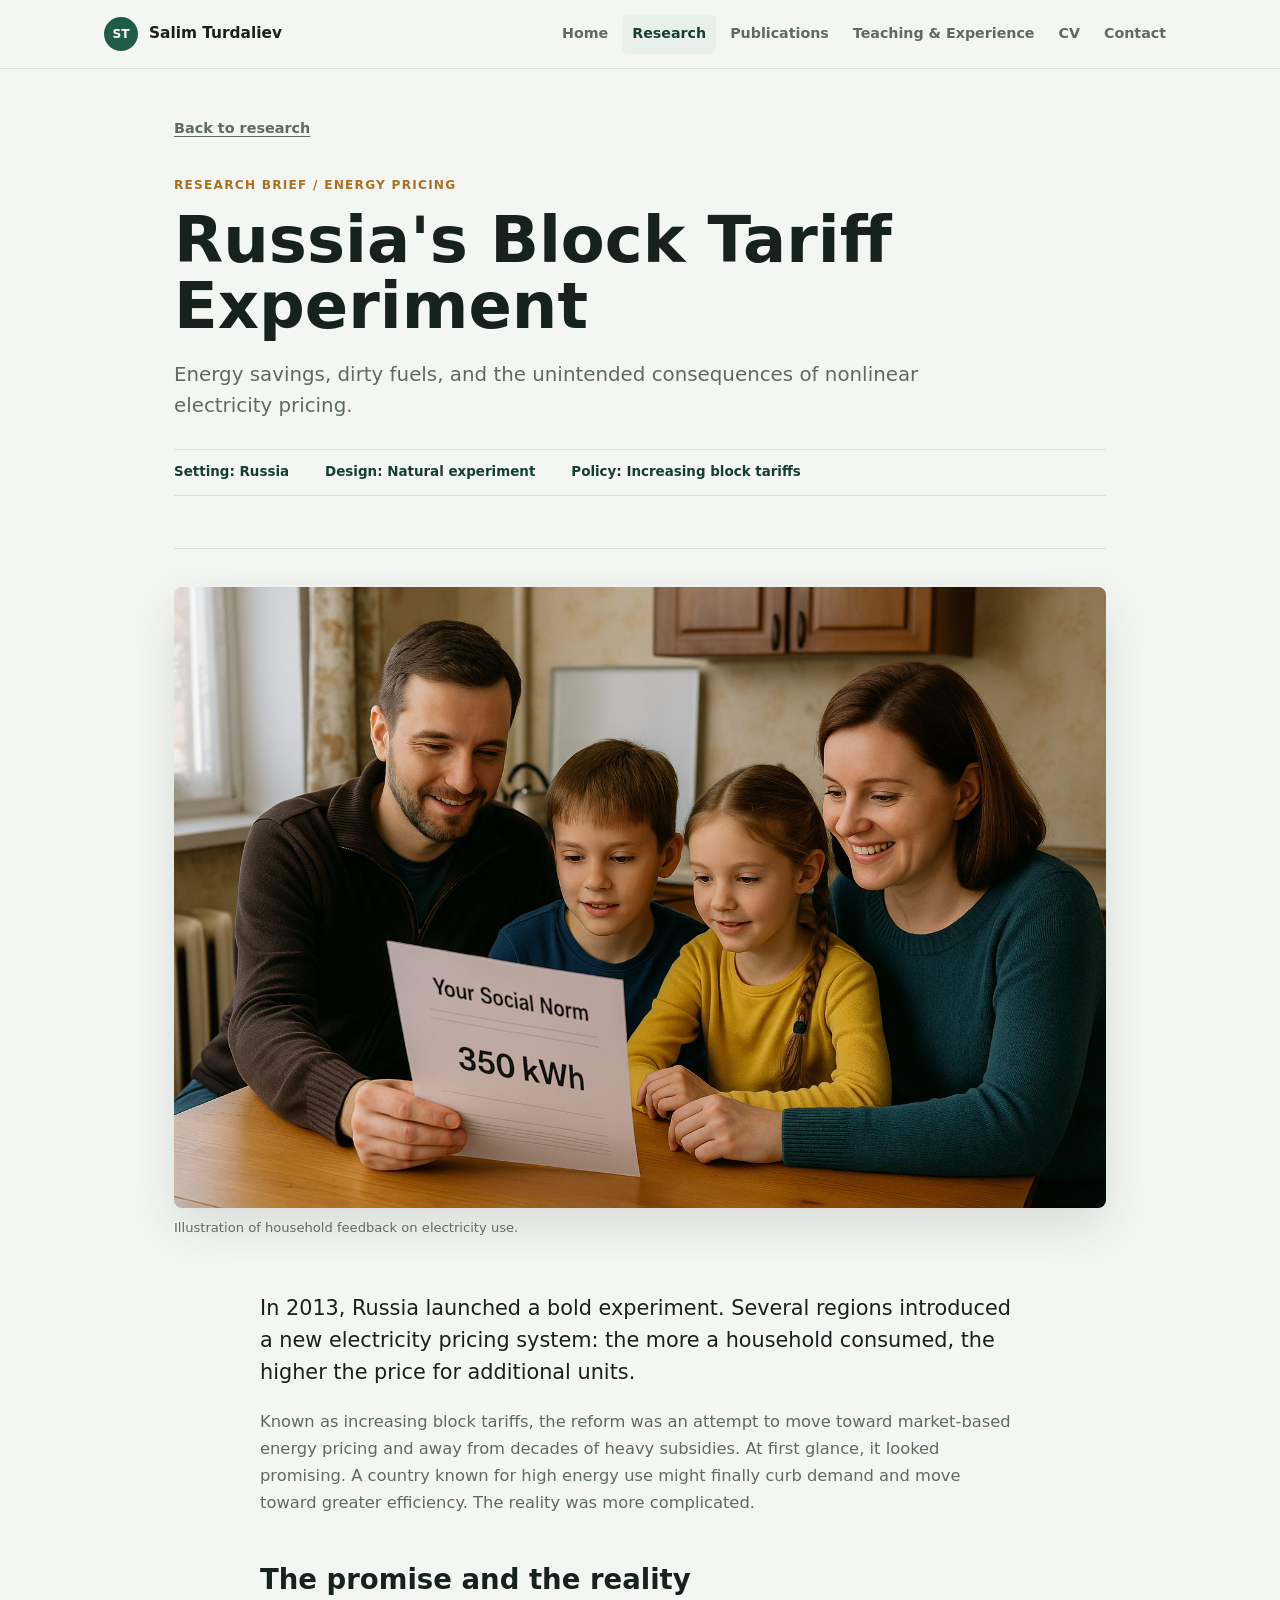
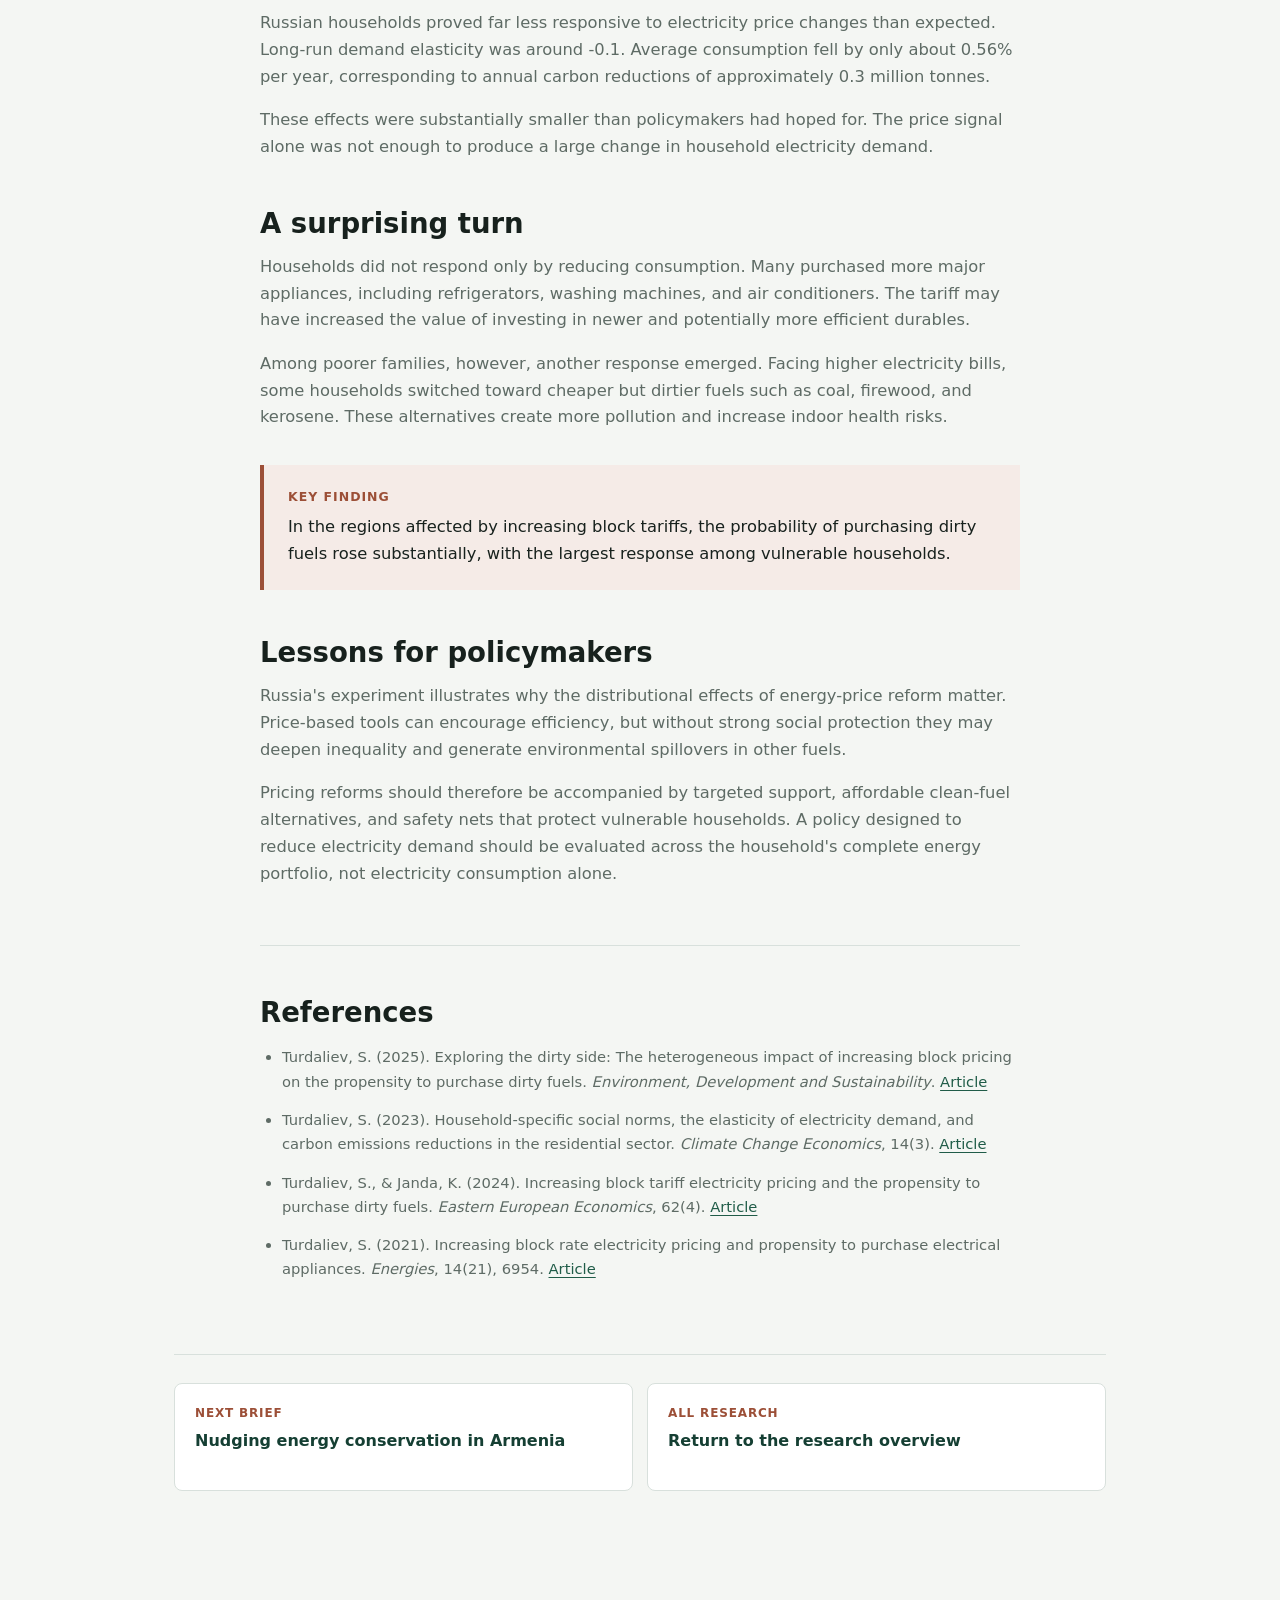
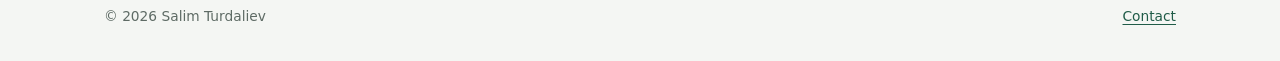
<file: research-russia-block-tariff.html>
<!doctype html>
<html lang="en">
  <head>
    <meta charset="utf-8">
    <meta name="viewport" content="width=device-width, initial-scale=1">
    <meta name="description" content="Research brief by Salim Turdaliev on Russia's increasing block tariff experiment, household energy use, appliance purchases, and dirty fuels.">
    <title>Russia's Block Tariff Experiment | Salim Turdaliev</title>
    <link rel="icon" href="assets/favicon.svg" type="image/svg+xml">
    <link rel="stylesheet" href="styles.css?v=multipage-20260711">
  </head>
  <body class="brief-page">
    <a class="skip-link" href="#main">Skip to content</a>
    <header class="site-header">
      <nav class="nav" aria-label="Main navigation">
        <a class="brand" href="index.html"><span class="brand-mark" aria-hidden="true">ST</span><span>Salim Turdaliev</span></a>
        <button class="nav-toggle" type="button" aria-expanded="false" aria-controls="nav-links"><span class="nav-toggle-bar"></span><span class="nav-toggle-bar"></span><span class="nav-toggle-bar"></span><span class="sr-only">Open menu</span></button>
        <div class="nav-links" id="nav-links" data-nav-links><a href="index.html">Home</a><a class="active" href="research.html">Research</a><a href="publications.html">Publications</a><a href="teaching.html">Teaching &amp; Experience</a><a href="cv.html">CV</a><a href="contact.html">Contact</a></div>
      </nav>
    </header>

    <main id="main" class="brief-main">
      <a class="back-link" href="research.html">Back to research</a>
      <header class="brief-hero">
        <p class="eyebrow">Research brief / Energy pricing</p>
        <h1 class="brief-title">Russia's Block Tariff Experiment</h1>
        <p class="brief-deck">Energy savings, dirty fuels, and the unintended consequences of nonlinear electricity pricing.</p>
        <div class="brief-facts"><span>Setting: Russia</span><span>Design: Natural experiment</span><span>Policy: Increasing block tariffs</span></div>
      </header>

      <figure class="brief-image">
        <img src="assets/research-russia-block-tariff.jpg?v=full-20260711" alt="A family reviewing household electricity-use information at home." width="1536" height="1024" style="display:block;width:100%;max-width:100%;height:auto !important;max-height:none !important;aspect-ratio:auto !important;object-fit:contain !important;object-position:center;">
        <figcaption>Illustration of household feedback on electricity use.</figcaption>
      </figure>

      <article class="brief-article">
        <p class="brief-opening">In 2013, Russia launched a bold experiment. Several regions introduced a new electricity pricing system: the more a household consumed, the higher the price for additional units.</p>
        <p>Known as increasing block tariffs, the reform was an attempt to move toward market-based energy pricing and away from decades of heavy subsidies. At first glance, it looked promising. A country known for high energy use might finally curb demand and move toward greater efficiency. The reality was more complicated.</p>

        <h2>The promise and the reality</h2>
        <p>Russian households proved far less responsive to electricity price changes than expected. Long-run demand elasticity was around -0.1. Average consumption fell by only about 0.56% per year, corresponding to annual carbon reductions of approximately 0.3 million tonnes.</p>
        <p>These effects were substantially smaller than policymakers had hoped for. The price signal alone was not enough to produce a large change in household electricity demand.</p>

        <h2>A surprising turn</h2>
        <p>Households did not respond only by reducing consumption. Many purchased more major appliances, including refrigerators, washing machines, and air conditioners. The tariff may have increased the value of investing in newer and potentially more efficient durables.</p>
        <p>Among poorer families, however, another response emerged. Facing higher electricity bills, some households switched toward cheaper but dirtier fuels such as coal, firewood, and kerosene. These alternatives create more pollution and increase indoor health risks.</p>
        <aside class="finding-box"><strong>Key finding</strong><p>In the regions affected by increasing block tariffs, the probability of purchasing dirty fuels rose substantially, with the largest response among vulnerable households.</p></aside>

        <h2>Lessons for policymakers</h2>
        <p>Russia's experiment illustrates why the distributional effects of energy-price reform matter. Price-based tools can encourage efficiency, but without strong social protection they may deepen inequality and generate environmental spillovers in other fuels.</p>
        <p>Pricing reforms should therefore be accompanied by targeted support, affordable clean-fuel alternatives, and safety nets that protect vulnerable households. A policy designed to reduce electricity demand should be evaluated across the household's complete energy portfolio, not electricity consumption alone.</p>

        <section class="brief-reference" aria-labelledby="references-heading">
          <h2 id="references-heading">References</h2>
          <ul>
            <li>Turdaliev, S. (2025). Exploring the dirty side: The heterogeneous impact of increasing block pricing on the propensity to purchase dirty fuels. <em>Environment, Development and Sustainability</em>. <a href="https://doi.org/10.1007/s10668-025-05973-3" target="_blank" rel="noreferrer">Article</a></li>
            <li>Turdaliev, S. (2023). Household-specific social norms, the elasticity of electricity demand, and carbon emissions reductions in the residential sector. <em>Climate Change Economics</em>, 14(3). <a href="https://doi.org/10.1142/S2010007823500173" target="_blank" rel="noreferrer">Article</a></li>
            <li>Turdaliev, S., &amp; Janda, K. (2024). Increasing block tariff electricity pricing and the propensity to purchase dirty fuels. <em>Eastern European Economics</em>, 62(4). <a href="https://doi.org/10.1080/00128775.2023.2165948" target="_blank" rel="noreferrer">Article</a></li>
            <li>Turdaliev, S. (2021). Increasing block rate electricity pricing and propensity to purchase electrical appliances. <em>Energies</em>, 14(21), 6954. <a href="https://doi.org/10.3390/en14216954" target="_blank" rel="noreferrer">Article</a></li>
          </ul>
        </section>
      </article>

      <nav class="brief-nav" aria-label="Other research briefs"><a href="research-nudging-armenia.html"><span>Next brief</span><strong>Nudging energy conservation in Armenia</strong></a><a href="research.html"><span>All research</span><strong>Return to the research overview</strong></a></nav>
    </main>
    <footer class="footer"><p>&copy; <span data-year></span> Salim Turdaliev</p><a href="contact.html">Contact</a></footer>
    <script src="script.js"></script>
  </body>
</html>
</file>
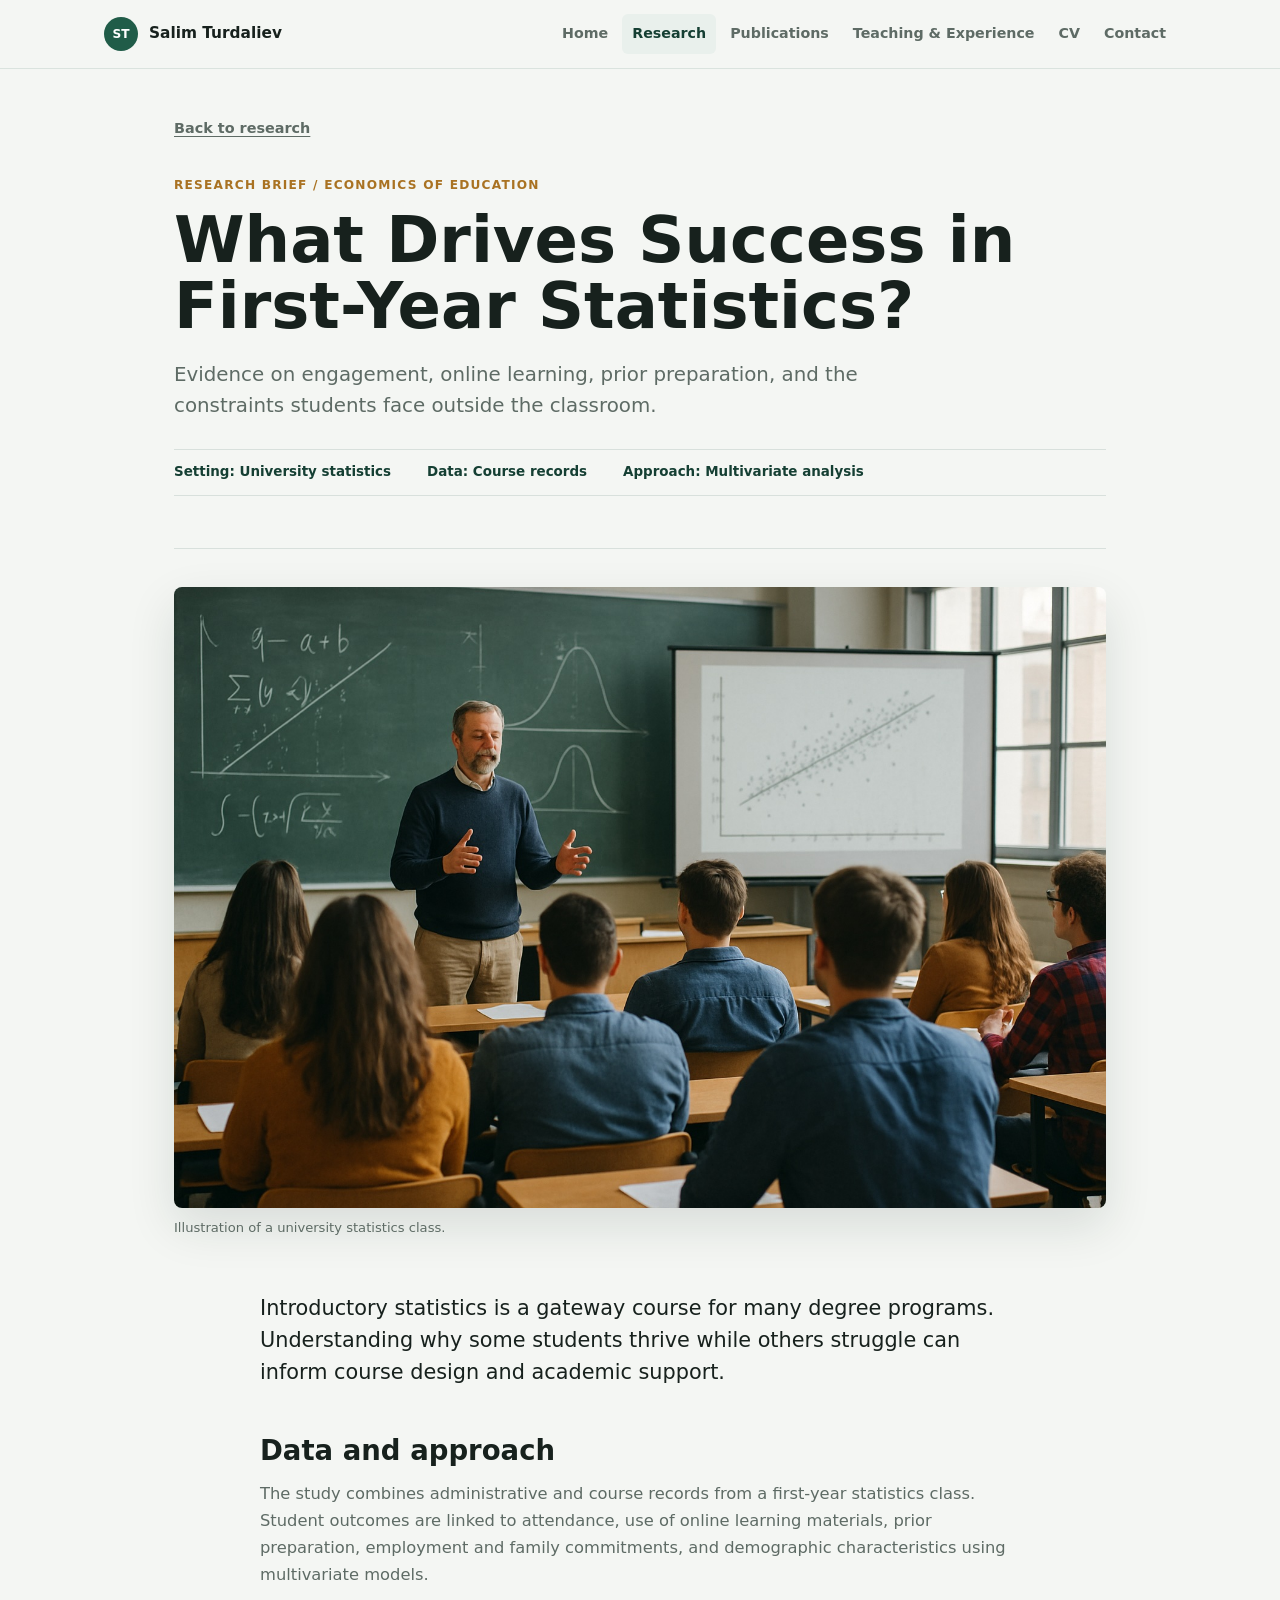
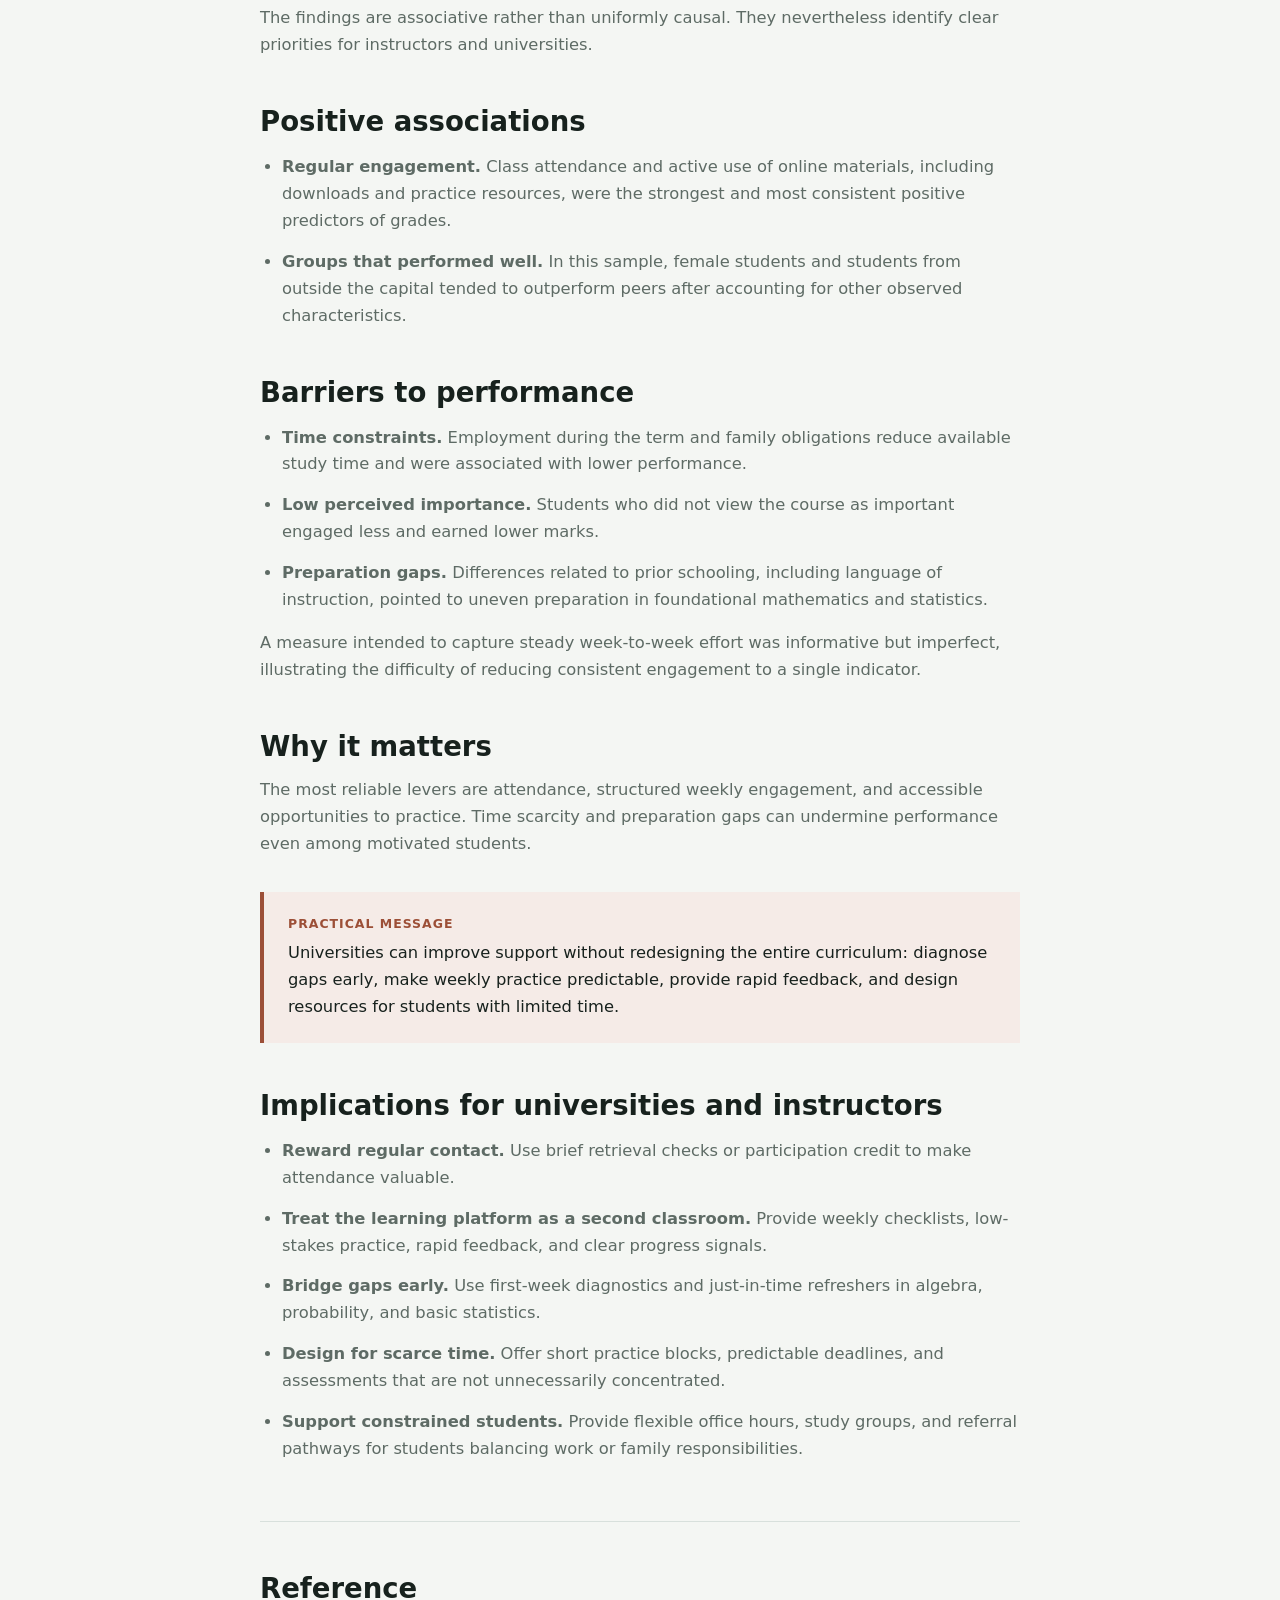
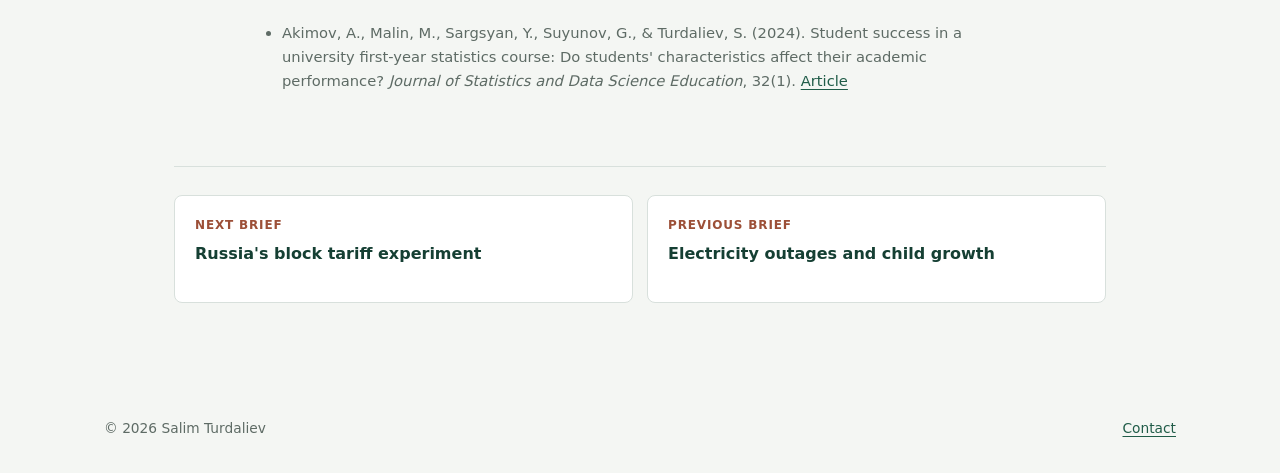
<file: research-student-success.html>
<!doctype html>
<html lang="en">
  <head>
    <meta charset="utf-8">
    <meta name="viewport" content="width=device-width, initial-scale=1">
    <meta name="description" content="Research brief by Salim Turdaliev on attendance, online learning, preparation, and student performance in a first-year university statistics course.">
    <title>What Drives Student Success? | Salim Turdaliev</title>
    <link rel="icon" href="assets/favicon.svg" type="image/svg+xml">
    <link rel="stylesheet" href="styles.css?v=multipage-20260711">
  </head>
  <body class="brief-page">
    <a class="skip-link" href="#main">Skip to content</a>
    <header class="site-header">
      <nav class="nav" aria-label="Main navigation">
        <a class="brand" href="index.html"><span class="brand-mark" aria-hidden="true">ST</span><span>Salim Turdaliev</span></a>
        <button class="nav-toggle" type="button" aria-expanded="false" aria-controls="nav-links"><span class="nav-toggle-bar"></span><span class="nav-toggle-bar"></span><span class="nav-toggle-bar"></span><span class="sr-only">Open menu</span></button>
        <div class="nav-links" id="nav-links" data-nav-links><a href="index.html">Home</a><a class="active" href="research.html">Research</a><a href="publications.html">Publications</a><a href="teaching.html">Teaching &amp; Experience</a><a href="cv.html">CV</a><a href="contact.html">Contact</a></div>
      </nav>
    </header>

    <main id="main" class="brief-main">
      <a class="back-link" href="research.html">Back to research</a>
      <header class="brief-hero">
        <p class="eyebrow">Research brief / Economics of education</p>
        <h1 class="brief-title">What Drives Success in First-Year Statistics?</h1>
        <p class="brief-deck">Evidence on engagement, online learning, prior preparation, and the constraints students face outside the classroom.</p>
        <div class="brief-facts"><span>Setting: University statistics</span><span>Data: Course records</span><span>Approach: Multivariate analysis</span></div>
      </header>

      <figure class="brief-image">
        <img src="assets/research-student-success.jpg?v=full-20260711" alt="A lecturer presenting statistical analysis to university students." width="1536" height="1024" style="display:block;width:100%;max-width:100%;height:auto !important;max-height:none !important;aspect-ratio:auto !important;object-fit:contain !important;object-position:center;">
        <figcaption>Illustration of a university statistics class.</figcaption>
      </figure>

      <article class="brief-article">
        <p class="brief-opening">Introductory statistics is a gateway course for many degree programs. Understanding why some students thrive while others struggle can inform course design and academic support.</p>

        <h2>Data and approach</h2>
        <p>The study combines administrative and course records from a first-year statistics class. Student outcomes are linked to attendance, use of online learning materials, prior preparation, employment and family commitments, and demographic characteristics using multivariate models.</p>
        <p>The findings are associative rather than uniformly causal. They nevertheless identify clear priorities for instructors and universities.</p>

        <h2>Positive associations</h2>
        <ul class="brief-points">
          <li><strong>Regular engagement.</strong> Class attendance and active use of online materials, including downloads and practice resources, were the strongest and most consistent positive predictors of grades.</li>
          <li><strong>Groups that performed well.</strong> In this sample, female students and students from outside the capital tended to outperform peers after accounting for other observed characteristics.</li>
        </ul>

        <h2>Barriers to performance</h2>
        <ul class="brief-points">
          <li><strong>Time constraints.</strong> Employment during the term and family obligations reduce available study time and were associated with lower performance.</li>
          <li><strong>Low perceived importance.</strong> Students who did not view the course as important engaged less and earned lower marks.</li>
          <li><strong>Preparation gaps.</strong> Differences related to prior schooling, including language of instruction, pointed to uneven preparation in foundational mathematics and statistics.</li>
        </ul>
        <p>A measure intended to capture steady week-to-week effort was informative but imperfect, illustrating the difficulty of reducing consistent engagement to a single indicator.</p>

        <h2>Why it matters</h2>
        <p>The most reliable levers are attendance, structured weekly engagement, and accessible opportunities to practice. Time scarcity and preparation gaps can undermine performance even among motivated students.</p>
        <aside class="finding-box"><strong>Practical message</strong><p>Universities can improve support without redesigning the entire curriculum: diagnose gaps early, make weekly practice predictable, provide rapid feedback, and design resources for students with limited time.</p></aside>

        <h2>Implications for universities and instructors</h2>
        <ul class="brief-points">
          <li><strong>Reward regular contact.</strong> Use brief retrieval checks or participation credit to make attendance valuable.</li>
          <li><strong>Treat the learning platform as a second classroom.</strong> Provide weekly checklists, low-stakes practice, rapid feedback, and clear progress signals.</li>
          <li><strong>Bridge gaps early.</strong> Use first-week diagnostics and just-in-time refreshers in algebra, probability, and basic statistics.</li>
          <li><strong>Design for scarce time.</strong> Offer short practice blocks, predictable deadlines, and assessments that are not unnecessarily concentrated.</li>
          <li><strong>Support constrained students.</strong> Provide flexible office hours, study groups, and referral pathways for students balancing work or family responsibilities.</li>
        </ul>

        <section class="brief-reference" aria-labelledby="reference-heading">
          <h2 id="reference-heading">Reference</h2>
          <ul><li>Akimov, A., Malin, M., Sargsyan, Y., Suyunov, G., &amp; Turdaliev, S. (2024). Student success in a university first-year statistics course: Do students' characteristics affect their academic performance? <em>Journal of Statistics and Data Science Education</em>, 32(1). <a href="https://doi.org/10.1080/26939169.2023.2184435" target="_blank" rel="noreferrer">Article</a></li></ul>
        </section>
      </article>

      <nav class="brief-nav" aria-label="Other research briefs"><a href="research-russia-block-tariff.html"><span>Next brief</span><strong>Russia's block tariff experiment</strong></a><a href="research-electricity-outages-kyrgyzstan.html"><span>Previous brief</span><strong>Electricity outages and child growth</strong></a></nav>
    </main>
    <footer class="footer"><p>&copy; <span data-year></span> Salim Turdaliev</p><a href="contact.html">Contact</a></footer>
    <script src="script.js"></script>
  </body>
</html>
</file>
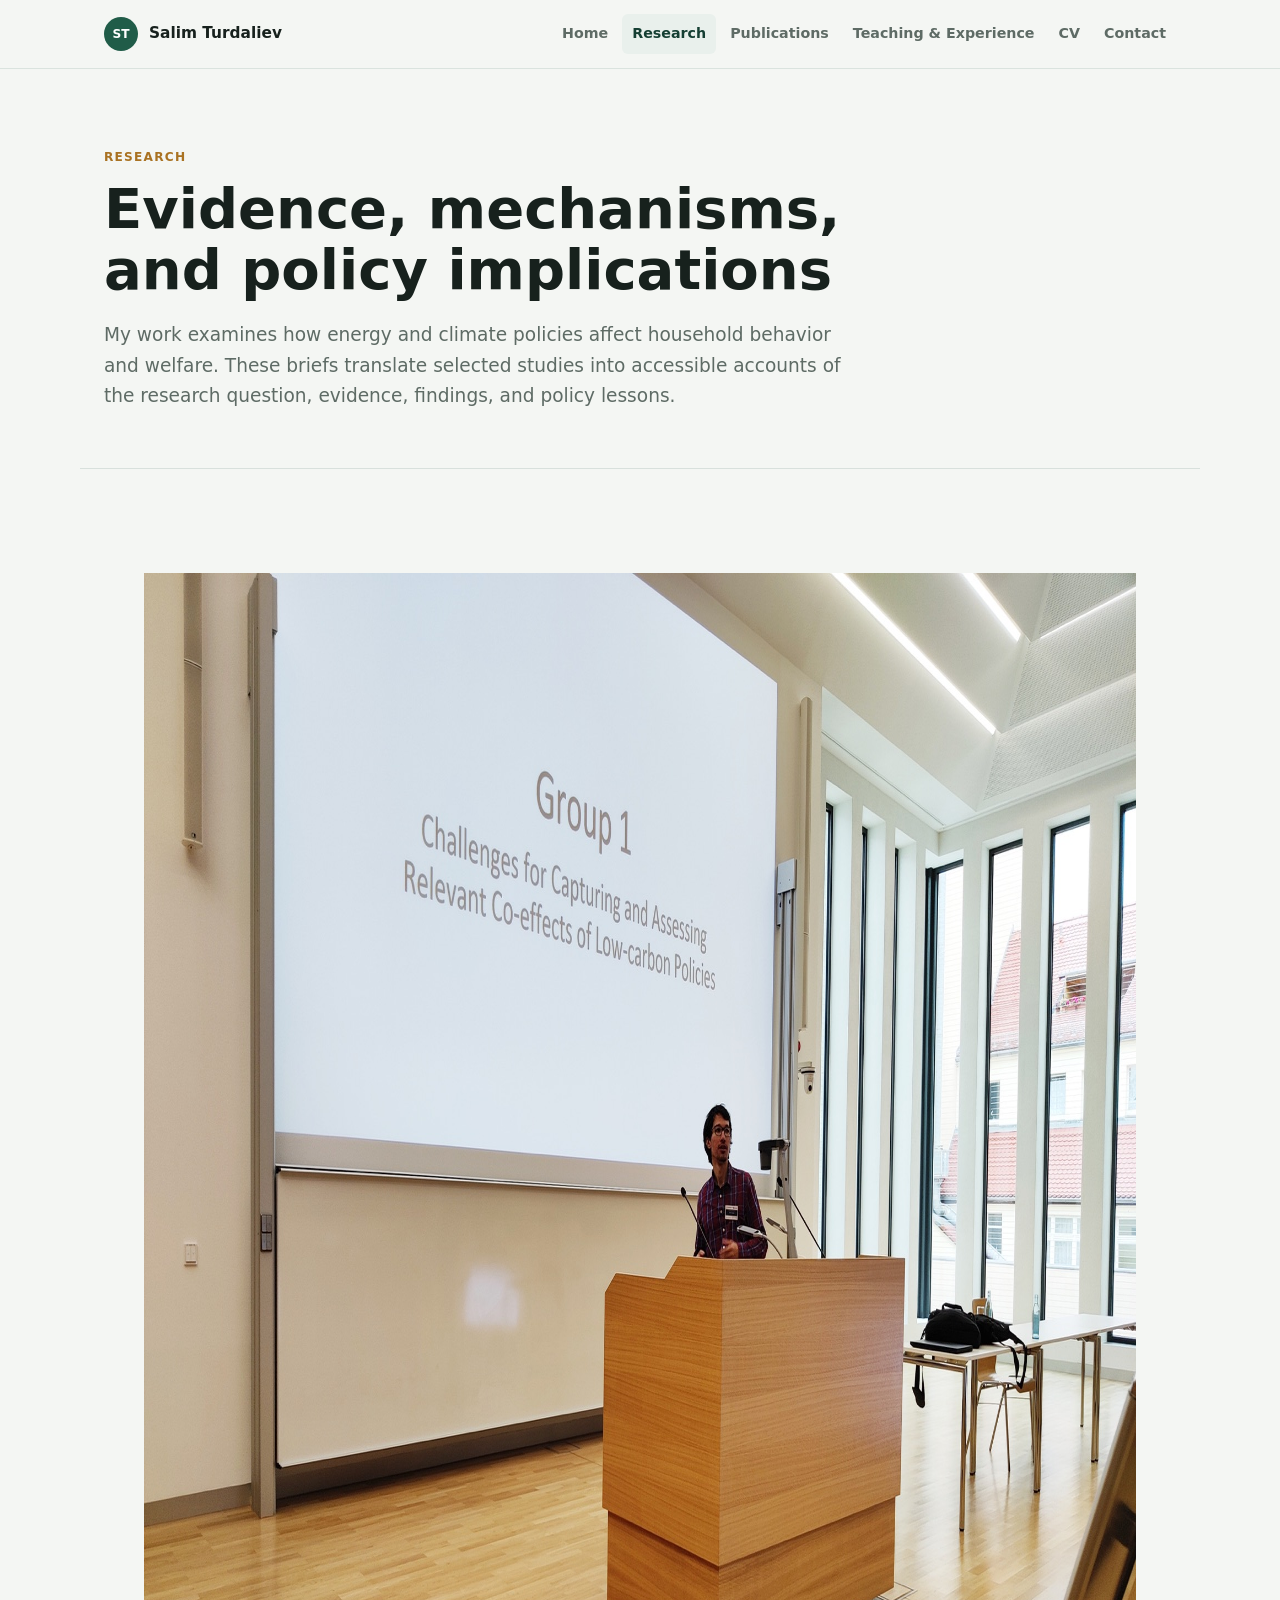
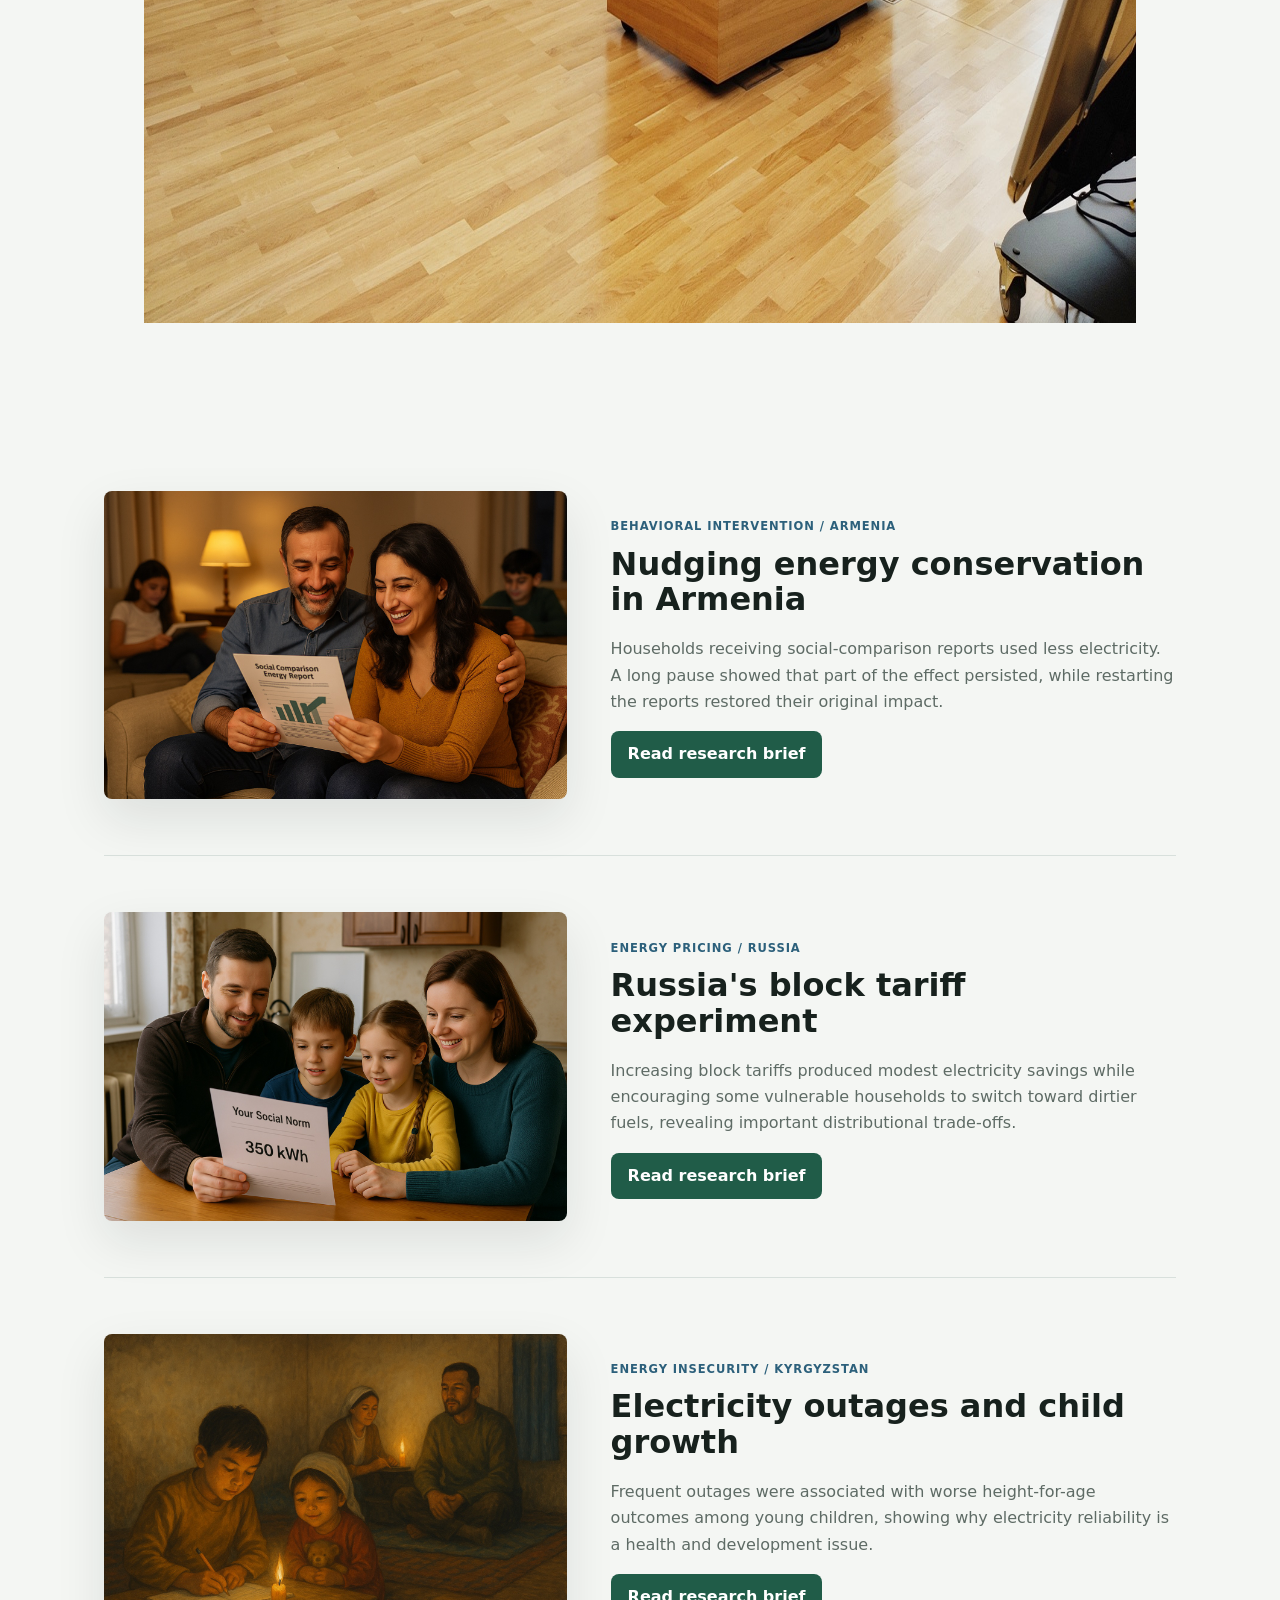
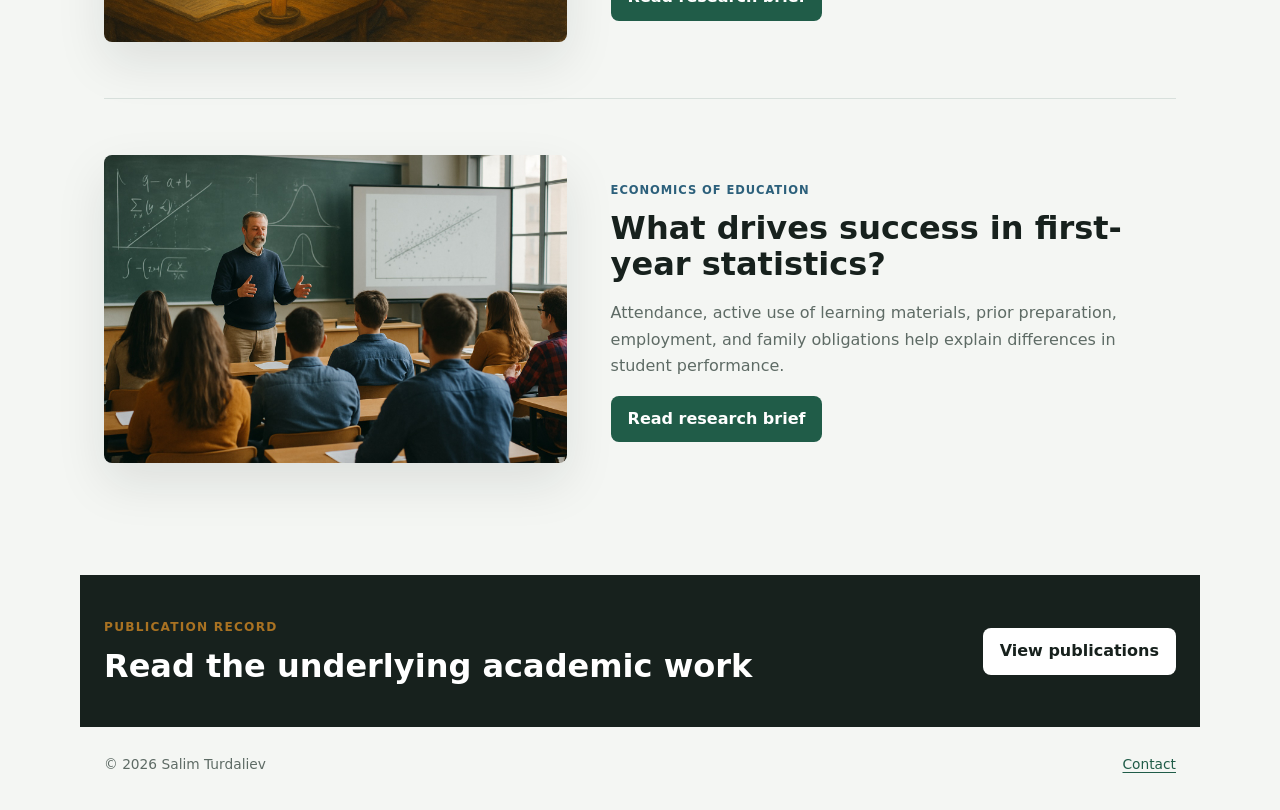
<file: research.html>
<!doctype html>
<html lang="en">
  <head>
    <meta charset="utf-8">
    <meta name="viewport" content="width=device-width, initial-scale=1">
    <meta name="description" content="Research by Salim Turdaliev on energy pricing, behavioral interventions, household welfare, energy insecurity, and education.">
    <title>Research | Salim Turdaliev</title>
    <link rel="icon" href="assets/favicon.svg" type="image/svg+xml">
    <link rel="stylesheet" href="styles.css?v=photos-20260711">
  </head>
  <body>
    <a class="skip-link" href="#main">Skip to content</a>
    <header class="site-header"><nav class="nav" aria-label="Main navigation"><a class="brand" href="index.html"><span class="brand-mark" aria-hidden="true">ST</span><span>Salim Turdaliev</span></a><button class="nav-toggle" type="button" aria-expanded="false" aria-controls="nav-links"><span class="nav-toggle-bar"></span><span class="nav-toggle-bar"></span><span class="nav-toggle-bar"></span><span class="sr-only">Open menu</span></button><div class="nav-links" id="nav-links" data-nav-links><a href="index.html">Home</a><a class="active" aria-current="page" href="research.html">Research</a><a href="publications.html">Publications</a><a href="teaching.html">Teaching &amp; Experience</a><a href="cv.html">CV</a><a href="contact.html">Contact</a></div></nav></header>
    <main id="main">
      <header class="page-hero section"><p class="eyebrow">Research</p><h1>Evidence, mechanisms, and policy implications</h1><p>My work examines how energy and climate policies affect household behavior and welfare. These briefs translate selected studies into accessible accounts of the research question, evidence, findings, and policy lessons.</p></header>
      <section class="section documentary-section" aria-label="Research presentation">
        <figure class="documentary-photo research-documentary">
          <img src="assets/salim-low-carbon-presentation.jpg" alt="Salim Turdaliev presenting research on low-carbon policy in a lecture hall." width="1800" height="1350">
        </figure>
      </section>
      <section class="research-page-list section" aria-label="Research briefs">
        <article class="research-card"><figure><img src="assets/research-armenia-energy-reports.jpg?v=full-20260711" alt="A family reviewing a social-comparison energy report." width="1536" height="1024"></figure><div><span class="tag">Behavioral intervention / Armenia</span><h2>Nudging energy conservation in Armenia</h2><p>Households receiving social-comparison reports used less electricity. A long pause showed that part of the effect persisted, while restarting the reports restored their original impact.</p><a class="button primary" href="research-nudging-armenia.html">Read research brief</a></div></article>
        <article class="research-card"><figure><img src="assets/research-russia-block-tariff.jpg?v=full-20260711" alt="A family reviewing information about household electricity consumption." width="1536" height="1024"></figure><div><span class="tag">Energy pricing / Russia</span><h2>Russia's block tariff experiment</h2><p>Increasing block tariffs produced modest electricity savings while encouraging some vulnerable households to switch toward dirtier fuels, revealing important distributional trade-offs.</p><a class="button primary" href="research-russia-block-tariff.html">Read research brief</a></div></article>
        <article class="research-card"><figure><img src="assets/research-kyrgyzstan-electricity-outages.jpg?v=full-20260711" alt="Children studying during an electricity outage." width="1536" height="1024"></figure><div><span class="tag">Energy insecurity / Kyrgyzstan</span><h2>Electricity outages and child growth</h2><p>Frequent outages were associated with worse height-for-age outcomes among young children, showing why electricity reliability is a health and development issue.</p><a class="button primary" href="research-electricity-outages-kyrgyzstan.html">Read research brief</a></div></article>
        <article class="research-card"><figure><img src="assets/research-student-success.jpg?v=full-20260711" alt="A university statistics class." width="1536" height="1024"></figure><div><span class="tag">Economics of education</span><h2>What drives success in first-year statistics?</h2><p>Attendance, active use of learning materials, prior preparation, employment, and family obligations help explain differences in student performance.</p><a class="button primary" href="research-student-success.html">Read research brief</a></div></article>
      </section>
      <section class="page-cta"><div><p class="eyebrow">Publication record</p><h2>Read the underlying academic work</h2></div><a class="button light" href="publications.html">View publications</a></section>
    </main>
    <footer class="footer"><p>&copy; <span data-year></span> Salim Turdaliev</p><a href="contact.html">Contact</a></footer>
    <script src="script.js"></script>
  </body>
</html>
</file>
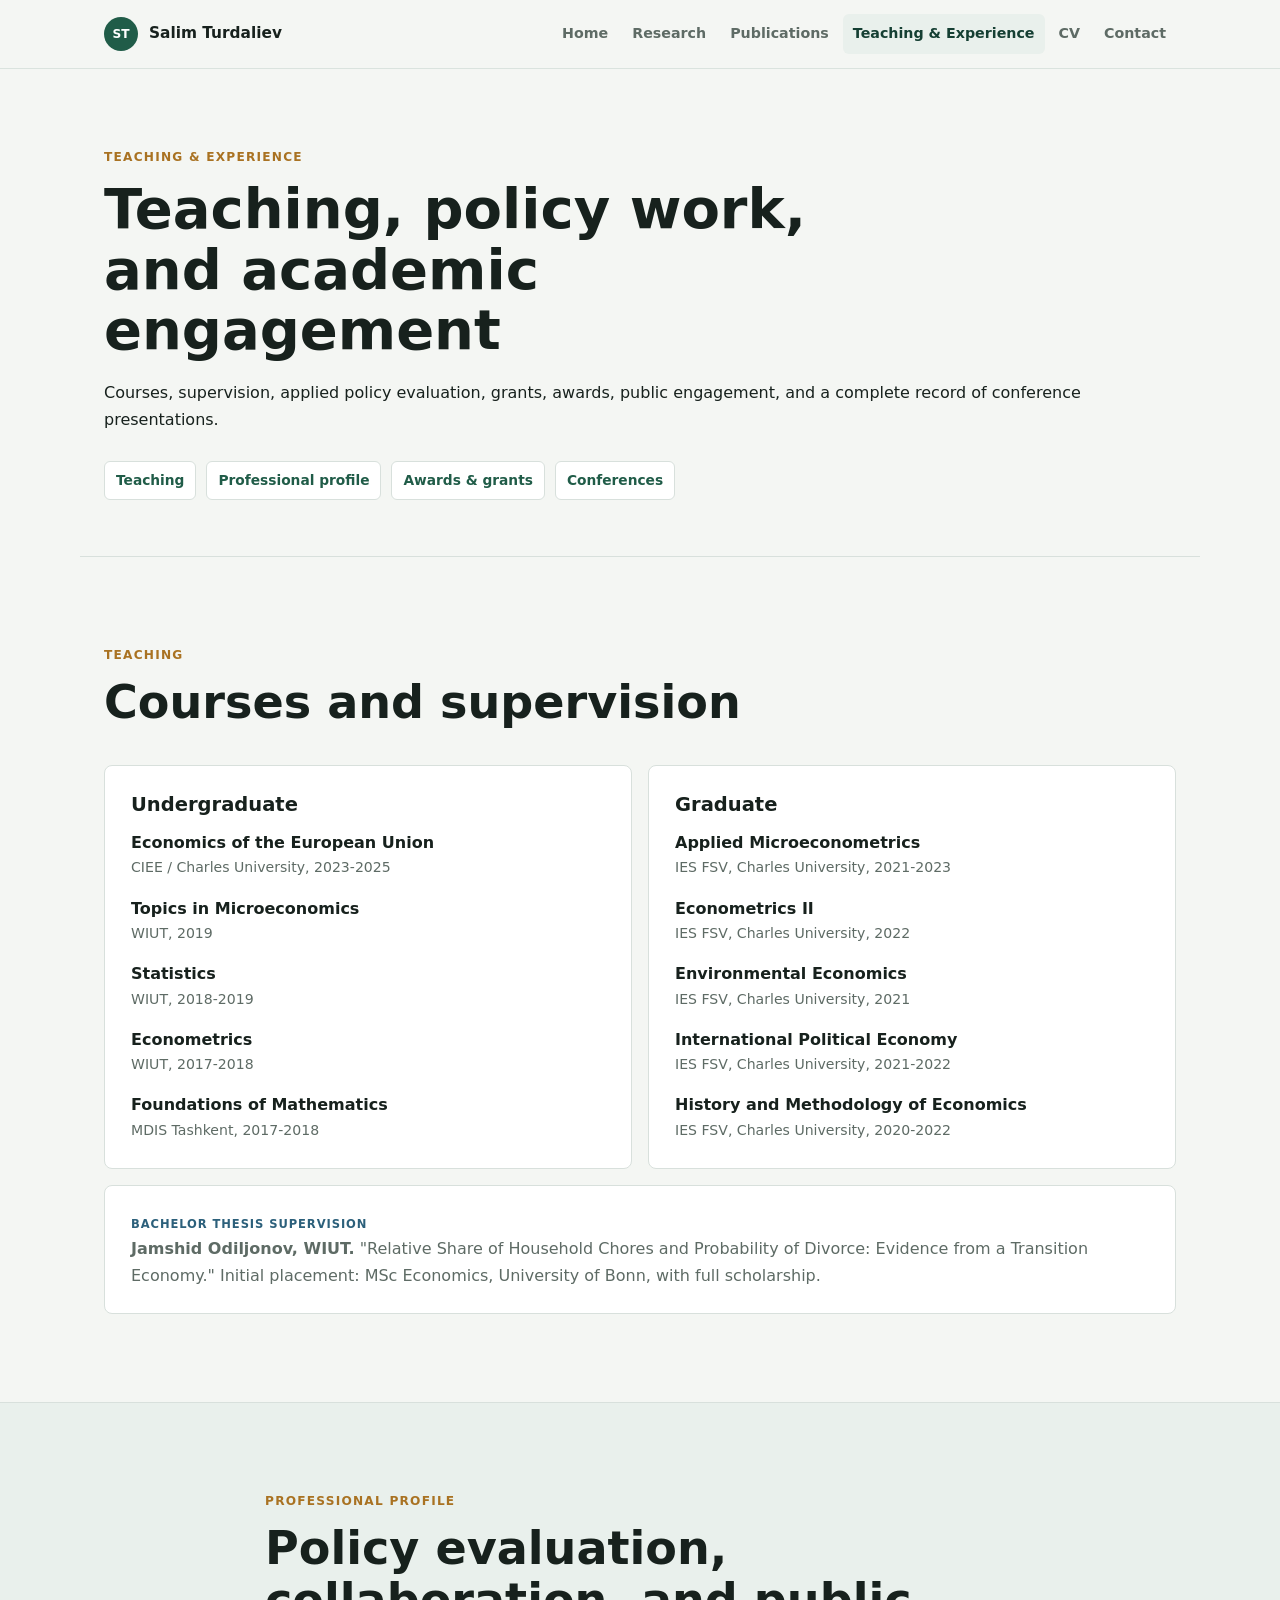
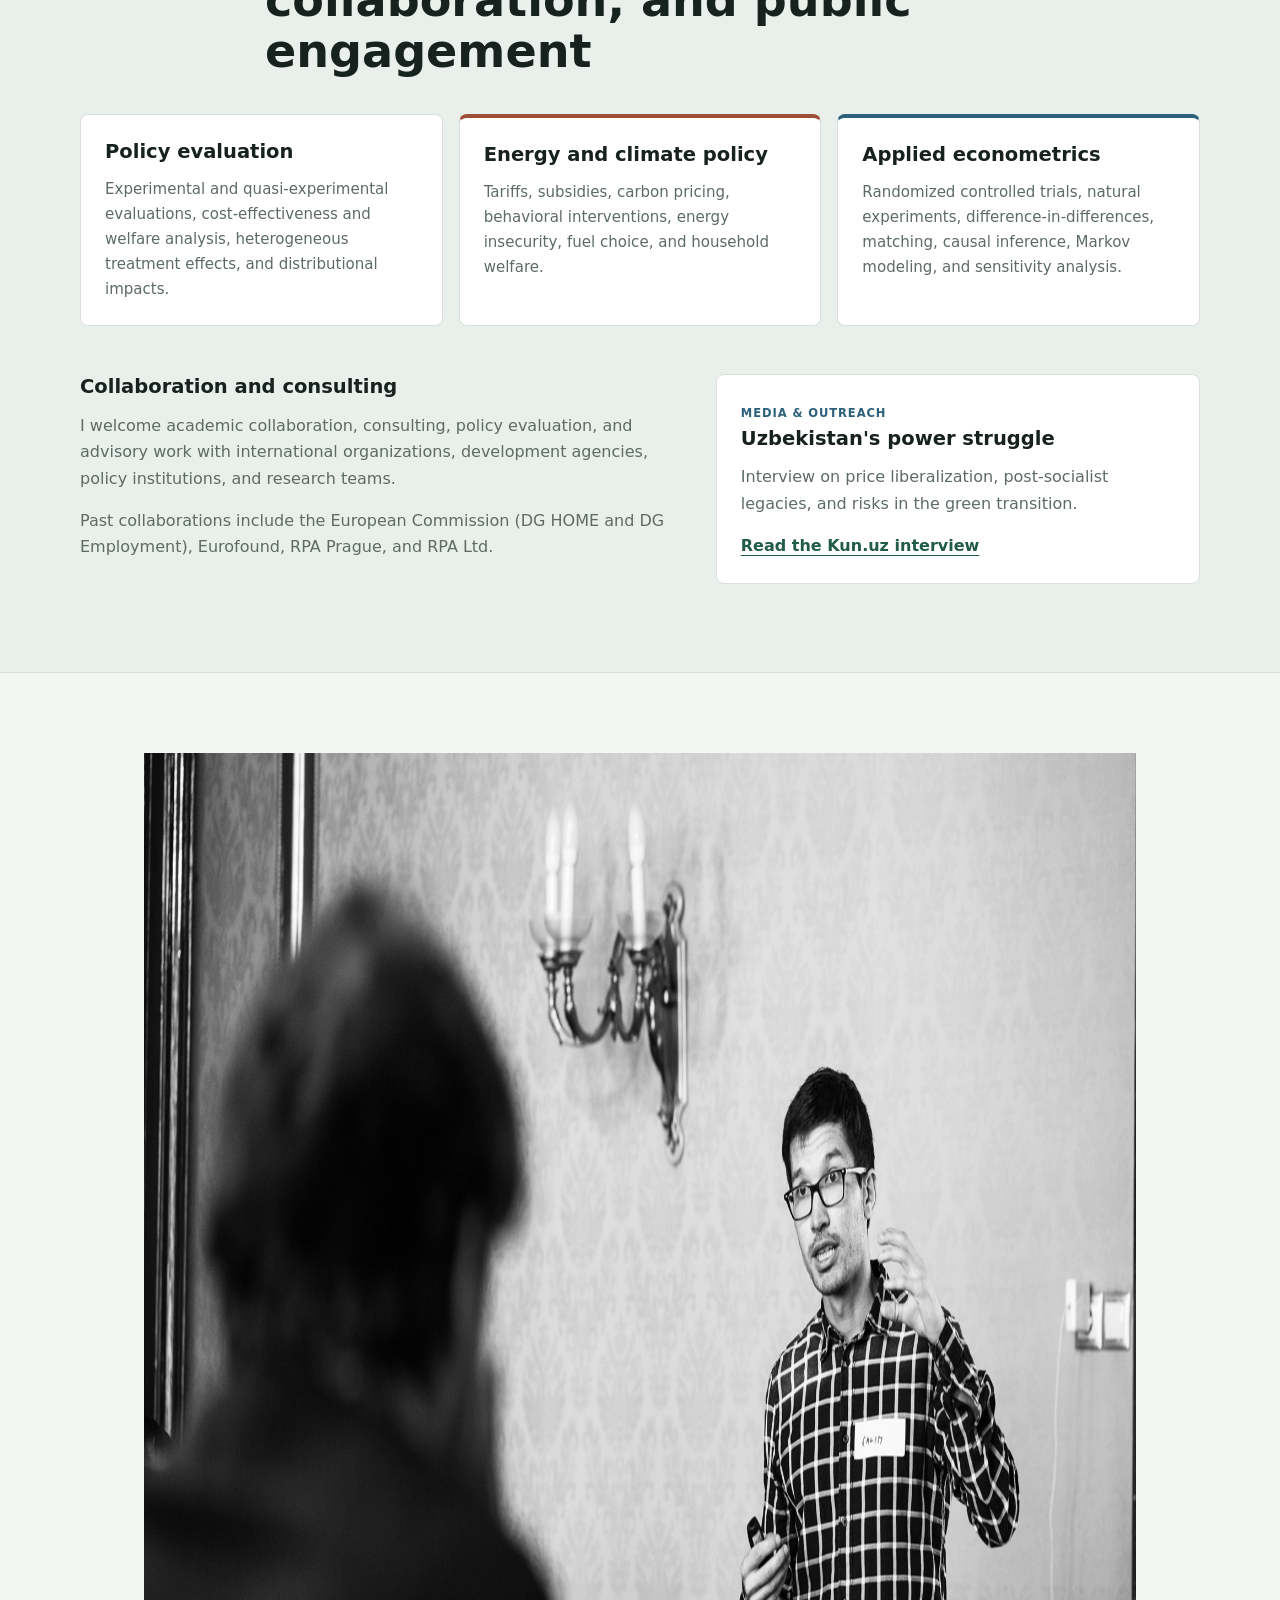
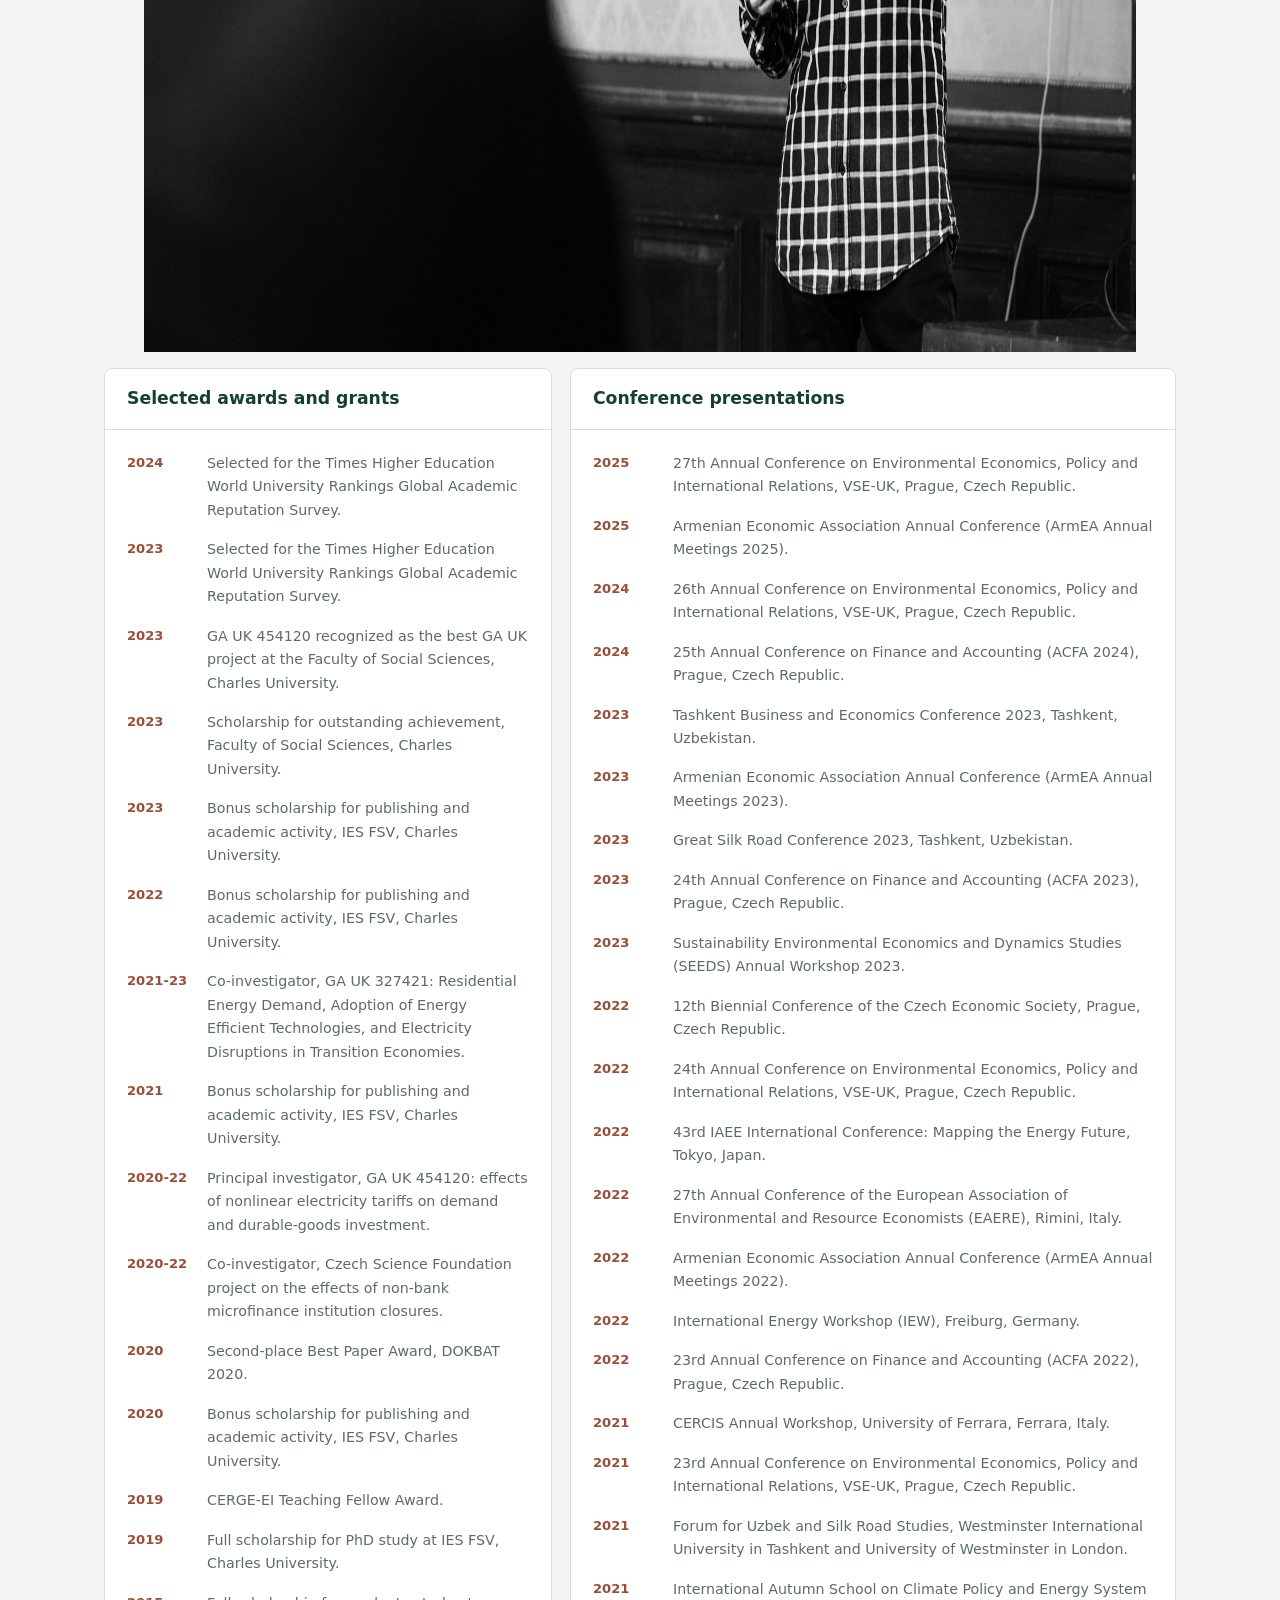
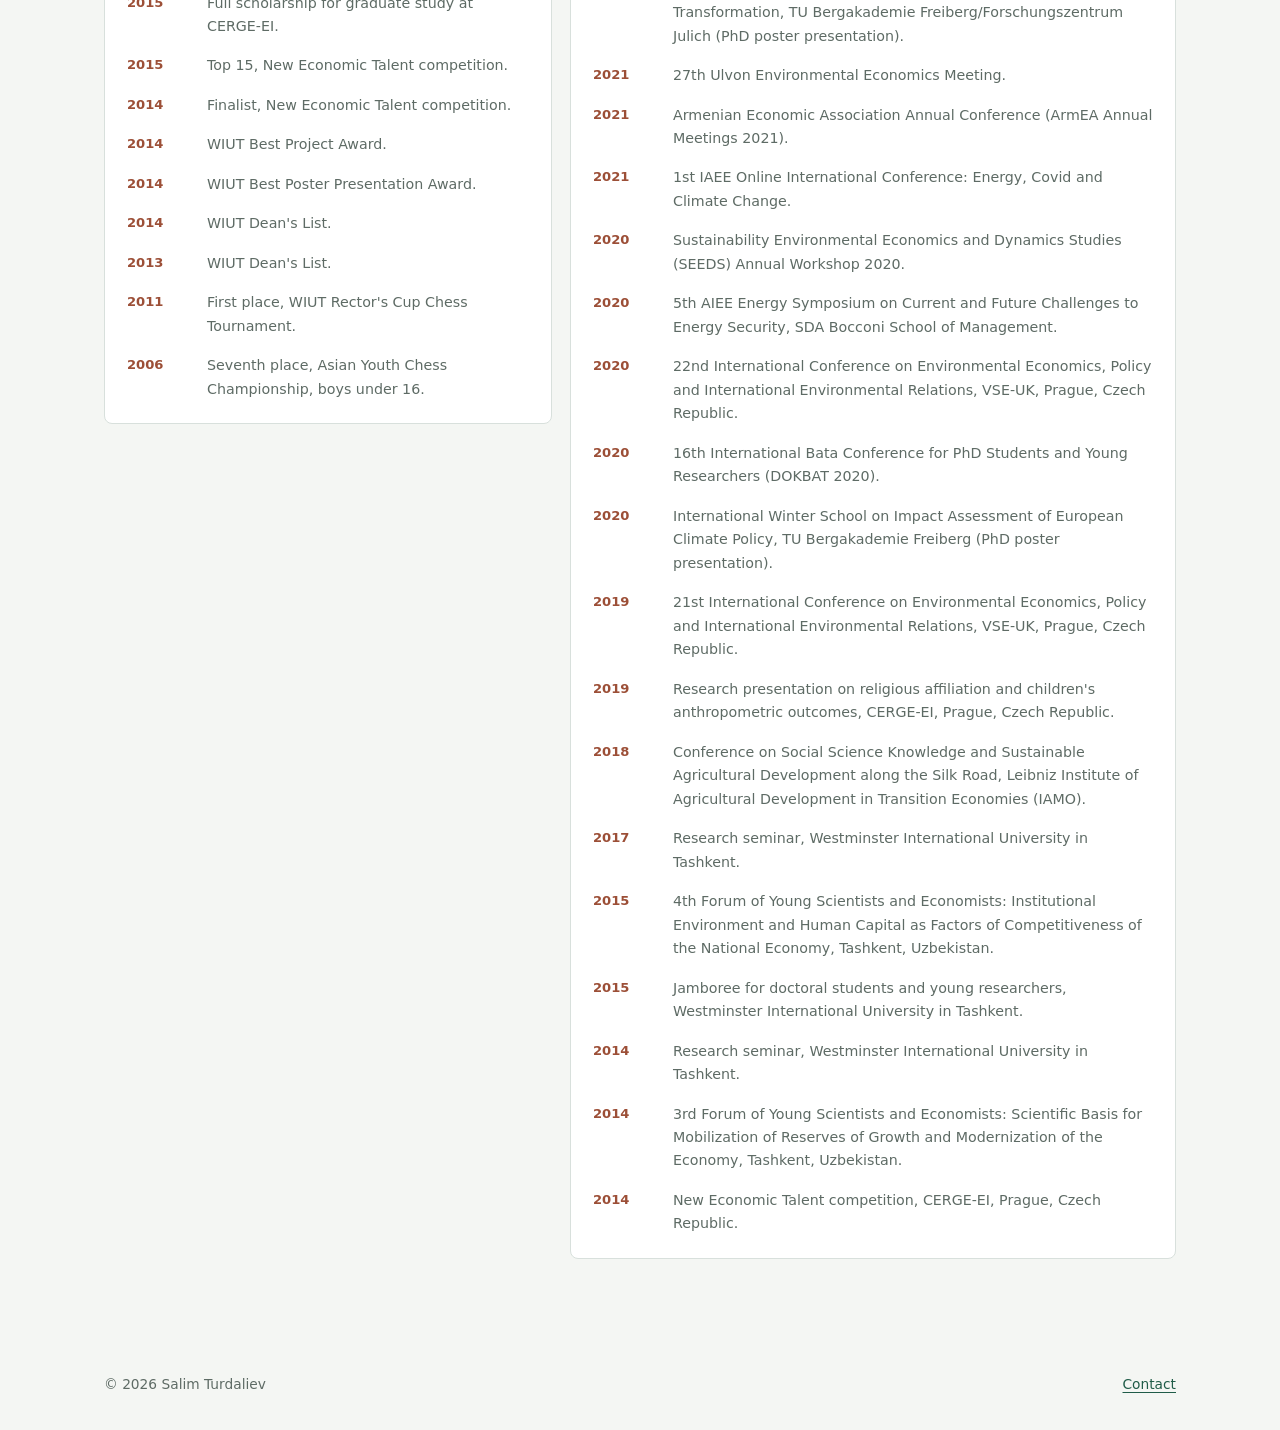
<file: teaching.html>
<!doctype html>
<html lang="en">
  <head>
    <meta charset="utf-8"><meta name="viewport" content="width=device-width, initial-scale=1">
    <meta name="description" content="Teaching, policy evaluation, awards, grants, and conference presentations by Salim Turdaliev.">
    <title>Teaching &amp; Experience | Salim Turdaliev</title>
    <link rel="icon" href="assets/favicon.svg" type="image/svg+xml"><link rel="stylesheet" href="styles.css?v=photos-20260711">
  </head>
  <body>
    <a class="skip-link" href="#main">Skip to content</a>
    <header class="site-header"><nav class="nav" aria-label="Main navigation"><a class="brand" href="index.html"><span class="brand-mark" aria-hidden="true">ST</span><span>Salim Turdaliev</span></a><button class="nav-toggle" type="button" aria-expanded="false" aria-controls="nav-links"><span class="nav-toggle-bar"></span><span class="nav-toggle-bar"></span><span class="nav-toggle-bar"></span><span class="sr-only">Open menu</span></button><div class="nav-links" id="nav-links" data-nav-links><a href="index.html">Home</a><a href="research.html">Research</a><a href="publications.html">Publications</a><a class="active" aria-current="page" href="teaching.html">Teaching &amp; Experience</a><a href="cv.html">CV</a><a href="contact.html">Contact</a></div></nav></header>
    <main id="main">
      <header class="page-hero section"><p class="eyebrow">Teaching &amp; experience</p><h1>Teaching, policy work, and academic engagement</h1><p>Courses, supervision, applied policy evaluation, grants, awards, public engagement, and a complete record of conference presentations.</p><nav class="page-jump-links" aria-label="Page sections"><a href="#teaching">Teaching</a><a href="#professional">Professional profile</a><a href="#awards">Awards &amp; grants</a><a href="#conferences">Conferences</a></nav></header>

      <section class="section" id="teaching">
        <div class="section-heading wide"><p class="eyebrow">Teaching</p><h2>Courses and supervision</h2></div>
        <div class="teaching-grid">
          <div class="teaching-block"><h3>Undergraduate</h3><ul><li><strong>Economics of the European Union</strong><span>CIEE / Charles University, 2023-2025</span></li><li><strong>Topics in Microeconomics</strong><span>WIUT, 2019</span></li><li><strong>Statistics</strong><span>WIUT, 2018-2019</span></li><li><strong>Econometrics</strong><span>WIUT, 2017-2018</span></li><li><strong>Foundations of Mathematics</strong><span>MDIS Tashkent, 2017-2018</span></li></ul></div>
          <div class="teaching-block"><h3>Graduate</h3><ul><li><strong>Applied Microeconometrics</strong><span>IES FSV, Charles University, 2021-2023</span></li><li><strong>Econometrics II</strong><span>IES FSV, Charles University, 2022</span></li><li><strong>Environmental Economics</strong><span>IES FSV, Charles University, 2021</span></li><li><strong>International Political Economy</strong><span>IES FSV, Charles University, 2021-2022</span></li><li><strong>History and Methodology of Economics</strong><span>IES FSV, Charles University, 2020-2022</span></li></ul></div>
        </div>
        <div class="supervision"><span class="tag">Bachelor thesis supervision</span><p><strong>Jamshid Odiljonov, WIUT.</strong> "Relative Share of Household Chores and Probability of Divorce: Evidence from a Transition Economy." Initial placement: MSc Economics, University of Bonn, with full scholarship.</p></div>
      </section>

      <section class="section section-band" id="professional">
        <div class="section-heading wide"><p class="eyebrow">Professional profile</p><h2>Policy evaluation, collaboration, and public engagement</h2></div>
        <div class="expertise-grid"><article><h3>Policy evaluation</h3><p>Experimental and quasi-experimental evaluations, cost-effectiveness and welfare analysis, heterogeneous treatment effects, and distributional impacts.</p></article><article><h3>Energy and climate policy</h3><p>Tariffs, subsidies, carbon pricing, behavioral interventions, energy insecurity, fuel choice, and household welfare.</p></article><article><h3>Applied econometrics</h3><p>Randomized controlled trials, natural experiments, difference-in-differences, matching, causal inference, Markov modeling, and sensitivity analysis.</p></article></div>
        <div class="profile-columns"><div><h3>Collaboration and consulting</h3><p>I welcome academic collaboration, consulting, policy evaluation, and advisory work with international organizations, development agencies, policy institutions, and research teams.</p><p>Past collaborations include the European Commission (DG HOME and DG Employment), Eurofound, RPA Prague, and RPA Ltd.</p></div><div class="media-item"><span class="tag">Media &amp; outreach</span><h3>Uzbekistan's power struggle</h3><p>Interview on price liberalization, post-socialist legacies, and risks in the green transition.</p><a href="https://kun.uz/en/98860372" target="_blank" rel="noreferrer">Read the Kun.uz interview</a></div></div>
      </section>

      <section class="section experience-section">
        <figure class="documentary-photo experience-photo">
          <img src="assets/salim-academic-workshop.jpg" alt="Salim Turdaliev presenting to participants at an academic workshop." width="1800" height="1199">
        </figure>
        <div class="experience-archives">
          <section class="archive" id="awards" aria-labelledby="awards-heading"><h2 class="archive-title" id="awards-heading">Selected awards and grants</h2><ul class="timeline">
            <li><time>2024</time><span>Selected for the Times Higher Education World University Rankings Global Academic Reputation Survey.</span></li>
            <li><time>2023</time><span>Selected for the Times Higher Education World University Rankings Global Academic Reputation Survey.</span></li>
            <li><time>2023</time><span>GA UK 454120 recognized as the best GA UK project at the Faculty of Social Sciences, Charles University.</span></li>
            <li><time>2023</time><span>Scholarship for outstanding achievement, Faculty of Social Sciences, Charles University.</span></li>
            <li><time>2023</time><span>Bonus scholarship for publishing and academic activity, IES FSV, Charles University.</span></li>
            <li><time>2022</time><span>Bonus scholarship for publishing and academic activity, IES FSV, Charles University.</span></li>
            <li><time>2021-23</time><span>Co-investigator, GA UK 327421: Residential Energy Demand, Adoption of Energy Efficient Technologies, and Electricity Disruptions in Transition Economies.</span></li>
            <li><time>2021</time><span>Bonus scholarship for publishing and academic activity, IES FSV, Charles University.</span></li>
            <li><time>2020-22</time><span>Principal investigator, GA UK 454120: effects of nonlinear electricity tariffs on demand and durable-goods investment.</span></li>
            <li><time>2020-22</time><span>Co-investigator, Czech Science Foundation project on the effects of non-bank microfinance institution closures.</span></li>
            <li><time>2020</time><span>Second-place Best Paper Award, DOKBAT 2020.</span></li>
            <li><time>2020</time><span>Bonus scholarship for publishing and academic activity, IES FSV, Charles University.</span></li>
            <li><time>2019</time><span>CERGE-EI Teaching Fellow Award.</span></li>
            <li><time>2019</time><span>Full scholarship for PhD study at IES FSV, Charles University.</span></li>
            <li><time>2015</time><span>Full scholarship for graduate study at CERGE-EI.</span></li>
            <li><time>2015</time><span>Top 15, New Economic Talent competition.</span></li>
            <li><time>2014</time><span>Finalist, New Economic Talent competition.</span></li>
            <li><time>2014</time><span>WIUT Best Project Award.</span></li>
            <li><time>2014</time><span>WIUT Best Poster Presentation Award.</span></li>
            <li><time>2014</time><span>WIUT Dean's List.</span></li>
            <li><time>2013</time><span>WIUT Dean's List.</span></li>
            <li><time>2011</time><span>First place, WIUT Rector's Cup Chess Tournament.</span></li>
            <li><time>2006</time><span>Seventh place, Asian Youth Chess Championship, boys under 16.</span></li>
          </ul></section>

          <section class="archive conference-archive" id="conferences" aria-labelledby="conference-heading"><h2 class="archive-title" id="conference-heading">Conference presentations</h2><ul class="conference-list">
            <li><time>2025</time><span>27th Annual Conference on Environmental Economics, Policy and International Relations, VSE-UK, Prague, Czech Republic.</span></li>
            <li><time>2025</time><span>Armenian Economic Association Annual Conference (ArmEA Annual Meetings 2025).</span></li>
            <li><time>2024</time><span>26th Annual Conference on Environmental Economics, Policy and International Relations, VSE-UK, Prague, Czech Republic.</span></li>
            <li><time>2024</time><span>25th Annual Conference on Finance and Accounting (ACFA 2024), Prague, Czech Republic.</span></li>
            <li><time>2023</time><span>Tashkent Business and Economics Conference 2023, Tashkent, Uzbekistan.</span></li>
            <li><time>2023</time><span>Armenian Economic Association Annual Conference (ArmEA Annual Meetings 2023).</span></li>
            <li><time>2023</time><span>Great Silk Road Conference 2023, Tashkent, Uzbekistan.</span></li>
            <li><time>2023</time><span>24th Annual Conference on Finance and Accounting (ACFA 2023), Prague, Czech Republic.</span></li>
            <li><time>2023</time><span>Sustainability Environmental Economics and Dynamics Studies (SEEDS) Annual Workshop 2023.</span></li>
            <li><time>2022</time><span>12th Biennial Conference of the Czech Economic Society, Prague, Czech Republic.</span></li>
            <li><time>2022</time><span>24th Annual Conference on Environmental Economics, Policy and International Relations, VSE-UK, Prague, Czech Republic.</span></li>
            <li><time>2022</time><span>43rd IAEE International Conference: Mapping the Energy Future, Tokyo, Japan.</span></li>
            <li><time>2022</time><span>27th Annual Conference of the European Association of Environmental and Resource Economists (EAERE), Rimini, Italy.</span></li>
            <li><time>2022</time><span>Armenian Economic Association Annual Conference (ArmEA Annual Meetings 2022).</span></li>
            <li><time>2022</time><span>International Energy Workshop (IEW), Freiburg, Germany.</span></li>
            <li><time>2022</time><span>23rd Annual Conference on Finance and Accounting (ACFA 2022), Prague, Czech Republic.</span></li>
            <li><time>2021</time><span>CERCIS Annual Workshop, University of Ferrara, Ferrara, Italy.</span></li>
            <li><time>2021</time><span>23rd Annual Conference on Environmental Economics, Policy and International Relations, VSE-UK, Prague, Czech Republic.</span></li>
            <li><time>2021</time><span>Forum for Uzbek and Silk Road Studies, Westminster International University in Tashkent and University of Westminster in London.</span></li>
            <li><time>2021</time><span>International Autumn School on Climate Policy and Energy System Transformation, TU Bergakademie Freiberg/Forschungszentrum Julich (PhD poster presentation).</span></li>
            <li><time>2021</time><span>27th Ulvon Environmental Economics Meeting.</span></li>
            <li><time>2021</time><span>Armenian Economic Association Annual Conference (ArmEA Annual Meetings 2021).</span></li>
            <li><time>2021</time><span>1st IAEE Online International Conference: Energy, Covid and Climate Change.</span></li>
            <li><time>2020</time><span>Sustainability Environmental Economics and Dynamics Studies (SEEDS) Annual Workshop 2020.</span></li>
            <li><time>2020</time><span>5th AIEE Energy Symposium on Current and Future Challenges to Energy Security, SDA Bocconi School of Management.</span></li>
            <li><time>2020</time><span>22nd International Conference on Environmental Economics, Policy and International Environmental Relations, VSE-UK, Prague, Czech Republic.</span></li>
            <li><time>2020</time><span>16th International Bata Conference for PhD Students and Young Researchers (DOKBAT 2020).</span></li>
            <li><time>2020</time><span>International Winter School on Impact Assessment of European Climate Policy, TU Bergakademie Freiberg (PhD poster presentation).</span></li>
            <li><time>2019</time><span>21st International Conference on Environmental Economics, Policy and International Environmental Relations, VSE-UK, Prague, Czech Republic.</span></li>
            <li><time>2019</time><span>Research presentation on religious affiliation and children's anthropometric outcomes, CERGE-EI, Prague, Czech Republic.</span></li>
            <li><time>2018</time><span>Conference on Social Science Knowledge and Sustainable Agricultural Development along the Silk Road, Leibniz Institute of Agricultural Development in Transition Economies (IAMO).</span></li>
            <li><time>2017</time><span>Research seminar, Westminster International University in Tashkent.</span></li>
            <li><time>2015</time><span>4th Forum of Young Scientists and Economists: Institutional Environment and Human Capital as Factors of Competitiveness of the National Economy, Tashkent, Uzbekistan.</span></li>
            <li><time>2015</time><span>Jamboree for doctoral students and young researchers, Westminster International University in Tashkent.</span></li>
            <li><time>2014</time><span>Research seminar, Westminster International University in Tashkent.</span></li>
            <li><time>2014</time><span>3rd Forum of Young Scientists and Economists: Scientific Basis for Mobilization of Reserves of Growth and Modernization of the Economy, Tashkent, Uzbekistan.</span></li>
            <li><time>2014</time><span>New Economic Talent competition, CERGE-EI, Prague, Czech Republic.</span></li>
          </ul></section>
        </div>
      </section>
    </main>
    <footer class="footer"><p>&copy; <span data-year></span> Salim Turdaliev</p><a href="contact.html">Contact</a></footer><script src="script.js"></script>
  </body>
</html>
</file>
<file: styles.css>
:root {
  --bg: #f4f6f3;
  --surface: #ffffff;
  --ink: #17211d;
  --muted: #5e6b65;
  --line: #d8e0dc;
  --forest: #205c48;
  --forest-dark: #153f33;
  --blue: #2c607b;
  --rust: #9c4f37;
  --gold: #a97222;
  --soft-green: #e9f0ec;
  --soft-blue: #e9f0f4;
  --soft-rust: #f5ebe7;
  --radius: 8px;
  --max-width: 1120px;
  --shadow: 0 20px 50px rgba(23, 33, 29, 0.1);
}

* {
  box-sizing: border-box;
}

html {
  scroll-behavior: smooth;
  scroll-padding-top: 76px;
}

body {
  margin: 0;
  background: var(--bg);
  color: var(--ink);
  font-family: Inter, ui-sans-serif, system-ui, -apple-system, BlinkMacSystemFont, "Segoe UI", sans-serif;
  line-height: 1.65;
}

img {
  display: block;
  max-width: 100%;
}

a {
  color: var(--forest);
  text-decoration-thickness: 0.08em;
  text-underline-offset: 0.22em;
}

a:hover {
  color: var(--blue);
}

h1,
h2,
h3,
h4,
p {
  margin-top: 0;
}

h1 {
  max-width: 700px;
  margin-bottom: 4px;
  font-size: clamp(3rem, 5.4vw, 4.8rem);
  line-height: 1.02;
  letter-spacing: 0;
}

h2 {
  margin-bottom: 18px;
  font-size: clamp(2rem, 3.6vw, 3.15rem);
  line-height: 1.12;
  letter-spacing: 0;
}

h3 {
  margin-bottom: 12px;
  font-size: 1.22rem;
  line-height: 1.35;
  letter-spacing: 0;
}

h4 {
  margin-bottom: 6px;
  font-size: 1.03rem;
  line-height: 1.42;
  letter-spacing: 0;
}

.skip-link,
.sr-only {
  position: absolute;
  width: 1px;
  height: 1px;
  padding: 0;
  margin: -1px;
  overflow: hidden;
  clip: rect(0, 0, 0, 0);
  white-space: nowrap;
  border: 0;
}

.skip-link:focus {
  width: auto;
  height: auto;
  margin: 14px;
  padding: 10px 14px;
  clip: auto;
  z-index: 30;
  border-radius: var(--radius);
  background: var(--ink);
  color: #fff;
}

.site-header {
  position: sticky;
  top: 0;
  z-index: 20;
  border-bottom: 1px solid rgba(216, 224, 220, 0.9);
  background: rgba(244, 246, 243, 0.94);
  backdrop-filter: blur(14px);
}

.nav {
  display: flex;
  align-items: center;
  justify-content: space-between;
  max-width: var(--max-width);
  min-height: 68px;
  margin: 0 auto;
  padding: 0 24px;
}

.brand {
  display: inline-flex;
  align-items: center;
  gap: 11px;
  color: var(--ink);
  font-size: 0.96rem;
  font-weight: 760;
  text-decoration: none;
}

.brand-mark {
  display: grid;
  width: 34px;
  height: 34px;
  place-items: center;
  border-radius: 50%;
  background: var(--forest);
  color: #fff;
  font-size: 0.76rem;
}

.nav-links {
  display: flex;
  align-items: center;
  gap: 4px;
}

.nav-links a {
  padding: 8px 10px;
  border-radius: 6px;
  color: var(--muted);
  font-size: 0.89rem;
  font-weight: 680;
  text-decoration: none;
}

.nav-links a:hover,
.nav-links a.active {
  background: var(--soft-green);
  color: var(--forest-dark);
}

.nav-toggle {
  display: none;
  width: 40px;
  height: 40px;
  padding: 0;
  border: 1px solid var(--line);
  border-radius: var(--radius);
  background: var(--surface);
}

.nav-toggle-bar {
  display: block;
  width: 17px;
  height: 2px;
  margin: 4px auto;
  background: var(--ink);
}

.section {
  max-width: var(--max-width);
  margin: 0 auto;
  padding: 88px 24px;
}

.hero {
  display: grid;
  grid-template-columns: minmax(0, 1.15fr) minmax(300px, 0.7fr);
  gap: 74px;
  align-items: center;
  min-height: min(720px, calc(100vh - 68px));
  padding-top: 64px;
  padding-bottom: 64px;
}

.hero-content {
  max-width: 670px;
}

.eyebrow {
  margin: 0 0 12px;
  color: var(--gold);
  font-size: 0.76rem;
  font-weight: 820;
  letter-spacing: 0.1em;
  text-transform: uppercase;
}

.degree {
  margin-bottom: 24px;
  color: var(--rust);
  font-size: 1.05rem;
  font-weight: 720;
}

.hero-copy {
  max-width: 640px;
  margin-bottom: 0;
  color: var(--muted);
  font-size: 1.18rem;
}

.hero-actions,
.contact-links,
.story-links {
  display: flex;
  flex-wrap: wrap;
  gap: 12px;
  margin-top: 28px;
}

.button {
  display: inline-flex;
  align-items: center;
  justify-content: center;
  min-height: 44px;
  padding: 10px 17px;
  border-radius: var(--radius);
  font-weight: 760;
  text-decoration: none;
  transition: transform 150ms ease, background 150ms ease, color 150ms ease;
}

.button:hover {
  transform: translateY(-1px);
}

.button.primary {
  background: var(--forest);
  color: #fff;
}

.button.primary:hover {
  background: var(--forest-dark);
  color: #fff;
}

.button.secondary {
  border: 1px solid var(--line);
  background: var(--surface);
  color: var(--forest-dark);
}

.portrait-panel {
  margin: 0;
}

.portrait-panel img {
  width: 100%;
  height: auto;
  border-radius: var(--radius);
  box-shadow: var(--shadow);
}

.portrait-panel figcaption {
  margin-top: 12px;
  color: var(--muted);
  font-size: 0.84rem;
  line-height: 1.45;
}

.signal-bar {
  display: grid;
  grid-template-columns: repeat(3, 1fr);
  max-width: var(--max-width);
  margin: 0 auto;
  overflow: hidden;
  border: 1px solid var(--line);
  border-radius: var(--radius);
  background: var(--line);
}

.signal-bar div {
  min-height: 104px;
  padding: 22px 24px;
  background: var(--surface);
}

.signal-bar strong,
.signal-bar span {
  display: block;
}

.signal-bar strong {
  margin-bottom: 5px;
  color: var(--forest-dark);
}

.signal-bar span {
  color: var(--muted);
  font-size: 0.9rem;
}

.two-column {
  display: grid;
  grid-template-columns: minmax(260px, 0.85fr) minmax(0, 1.15fr);
  gap: 76px;
}

.section-heading {
  max-width: 500px;
}

.section-heading.wide {
  max-width: 750px;
  margin-bottom: 36px;
}

#research .section-heading h2 {
  max-width: 620px;
  font-size: 2.35rem;
  line-height: 1.18;
}

.section-intro,
.prose p,
.profile-columns p,
.media-item p,
.contact-inner p {
  color: var(--muted);
}

.prose p {
  font-size: 1.04rem;
}

.section-band {
  max-width: none;
  border-top: 1px solid var(--line);
  border-bottom: 1px solid var(--line);
  background: var(--soft-green);
}

.section-band > * {
  max-width: var(--max-width);
  margin-right: auto;
  margin-left: auto;
}

.research-list {
  display: grid;
  max-width: var(--max-width);
  overflow: hidden;
  border: 1px solid var(--line);
  border-radius: var(--radius);
  background: var(--surface);
}

.research-story + .research-story {
  border-top: 1px solid var(--line);
}

.research-story summary {
  display: grid;
  grid-template-columns: 54px minmax(0, 1fr) auto;
  gap: 18px;
  align-items: center;
  min-height: 116px;
  padding: 22px 26px;
  cursor: pointer;
  list-style: none;
}

.research-story summary::-webkit-details-marker {
  display: none;
}

.research-story summary:hover {
  background: #f8faf8;
}

.research-story[open] summary {
  background: var(--soft-blue);
}

.story-number {
  color: var(--rust);
  font-size: 0.86rem;
  font-weight: 820;
}

.research-story summary small,
.research-story summary strong {
  display: block;
}

.research-story summary small,
.tag {
  margin-bottom: 4px;
  color: var(--blue);
  font-size: 0.72rem;
  font-weight: 820;
  letter-spacing: 0.08em;
  text-transform: uppercase;
}

.research-story summary strong {
  font-size: 1.14rem;
  line-height: 1.35;
}

.summary-action {
  color: var(--forest);
  font-size: 0.86rem;
  font-weight: 760;
}

.research-story[open] .summary-action::after {
  content: " less";
}

.research-story:not([open]) .summary-action::after {
  content: " more";
}

.story-body {
  max-width: 780px;
  margin: 0 auto;
  padding: 42px 30px 48px;
}

.story-body .lead {
  color: var(--rust);
  font-size: 1.18rem;
  font-weight: 680;
}

.story-body p,
.story-body li {
  color: var(--muted);
}

.story-body h3 {
  margin-top: 28px;
}

.story-body li + li {
  margin-top: 8px;
}

.story-links a {
  font-weight: 720;
}

.brief-cta {
  display: inline-flex;
  margin-top: 12px;
  padding: 9px 14px;
  border-radius: var(--radius);
  background: var(--forest);
  color: #fff;
  font-size: 0.92rem;
  font-weight: 760;
  text-decoration: none;
}

.brief-cta:hover {
  background: var(--forest-dark);
  color: #fff;
}

.publication-group + .publication-group {
  margin-top: 48px;
}

.publication-group > h3 {
  margin-bottom: 18px;
}

.publication-list {
  display: grid;
  overflow: hidden;
  border: 1px solid var(--line);
  border-radius: var(--radius);
  background: var(--surface);
}

.publication {
  display: grid;
  grid-template-columns: 74px minmax(0, 1fr);
  gap: 20px;
  padding: 20px 24px;
}

.publication + .publication {
  border-top: 1px solid var(--line);
}

.publication.featured {
  box-shadow: inset 4px 0 0 var(--rust);
  background: var(--soft-rust);
}

.publication time {
  color: var(--forest);
  font-weight: 820;
}

.publication p {
  margin-bottom: 5px;
  color: var(--muted);
  font-size: 0.93rem;
}

.publication a {
  font-size: 0.9rem;
  font-weight: 720;
}

.supporting-work {
  display: grid;
  grid-template-columns: repeat(3, 1fr);
  gap: 18px;
}

.supporting-work > div,
.expertise-grid article,
.media-item,
.teaching-block,
.supervision {
  border: 1px solid var(--line);
  border-radius: var(--radius);
  background: var(--surface);
}

.supporting-work > div {
  padding: 22px;
}

.plain-list {
  display: grid;
  gap: 14px;
  margin: 0;
  padding: 0;
  list-style: none;
}

.plain-list li {
  color: var(--muted);
  font-size: 0.91rem;
}

.plain-list span {
  display: block;
  color: var(--rust);
  font-size: 0.78rem;
  font-weight: 820;
}

.expertise-grid {
  display: grid;
  grid-template-columns: repeat(3, 1fr);
  gap: 16px;
  max-width: var(--max-width);
}

.expertise-grid article {
  padding: 24px;
}

.expertise-grid article:nth-child(2) {
  border-top: 4px solid var(--rust);
}

.expertise-grid article:nth-child(3) {
  border-top: 4px solid var(--blue);
}

.expertise-grid p {
  margin-bottom: 0;
  color: var(--muted);
  font-size: 0.94rem;
}

.profile-columns {
  display: grid;
  grid-template-columns: 1.1fr 0.9fr;
  gap: 44px;
  max-width: var(--max-width);
  margin-top: 48px;
}

.media-item {
  padding: 24px;
}

.media-item a {
  font-weight: 720;
}

.archive-grid {
  display: grid;
  grid-template-columns: repeat(2, 1fr);
  gap: 16px;
  max-width: var(--max-width);
  margin-top: 48px;
}

.archive {
  align-self: start;
  border: 1px solid var(--line);
  border-radius: var(--radius);
  background: var(--surface);
}

.archive summary {
  padding: 20px 22px;
  cursor: pointer;
  color: var(--forest-dark);
  font-weight: 780;
}

.archive[open] summary {
  border-bottom: 1px solid var(--line);
}

.archive-title {
  padding: 20px 22px;
  margin: 0;
  border-bottom: 1px solid var(--line);
  color: var(--forest-dark);
  font-size: 1rem;
  font-weight: 780;
}

.timeline,
.conference-list {
  margin: 0;
  padding: 22px;
}

.timeline,
.conference-list {
  display: grid;
  gap: 16px;
  list-style: none;
}

.timeline li,
.conference-list li {
  display: grid;
  grid-template-columns: 68px 1fr;
  gap: 12px;
}

.timeline time,
.conference-list time {
  color: var(--rust);
  font-size: 0.82rem;
  font-weight: 820;
}

.timeline span,
.conference-list span {
  min-width: 0;
  color: var(--muted);
  font-size: 0.89rem;
  overflow-wrap: anywhere;
}

.teaching-grid {
  display: grid;
  grid-template-columns: repeat(2, 1fr);
  gap: 16px;
}

.teaching-block {
  padding: 26px;
}

.teaching-block ul {
  display: grid;
  gap: 16px;
  margin: 0;
  padding: 0;
  list-style: none;
}

.teaching-block strong,
.teaching-block span {
  display: block;
}

.teaching-block span {
  color: var(--muted);
  font-size: 0.88rem;
}

.supervision {
  margin-top: 16px;
  padding: 24px 26px;
}

.supervision p {
  margin-bottom: 0;
  color: var(--muted);
}

.contact-section {
  background: var(--ink);
  color: #fff;
}

.contact-inner {
  display: grid;
  grid-template-columns: 1fr 1fr;
  gap: 70px;
  max-width: var(--max-width);
  margin: 0 auto;
  padding: 72px 24px;
}

.contact-inner h2 {
  margin-bottom: 0;
}

.contact-inner .eyebrow {
  color: #e3ae5b;
}

.contact-inner p {
  color: #c8d2cd;
}

.contact-links {
  align-items: center;
}

.contact-links a:not(.button) {
  color: #dbe7e1;
}

.button.light {
  background: #fff;
  color: var(--ink);
}

.footer {
  display: flex;
  align-items: center;
  justify-content: space-between;
  gap: 18px;
  max-width: var(--max-width);
  margin: 0 auto;
  padding: 26px 24px 34px;
  color: var(--muted);
  font-size: 0.86rem;
}

.footer p {
  margin: 0;
}

.brief-main {
  max-width: 980px;
  margin: 0 auto;
  padding: 46px 24px 88px;
}

.back-link {
  display: inline-block;
  margin-bottom: 34px;
  color: var(--muted);
  font-size: 0.9rem;
  font-weight: 700;
}

.brief-hero {
  padding-bottom: 52px;
  border-bottom: 1px solid var(--line);
}

.brief-title {
  max-width: 900px;
  margin-bottom: 20px;
  font-size: 4rem;
  line-height: 1.04;
}

.brief-deck {
  max-width: 770px;
  margin-bottom: 28px;
  color: var(--muted);
  font-size: 1.24rem;
  line-height: 1.55;
}

.brief-facts {
  display: flex;
  flex-wrap: wrap;
  gap: 0;
  border-top: 1px solid var(--line);
  border-bottom: 1px solid var(--line);
}

.brief-facts span {
  padding: 11px 18px 11px 0;
  margin-right: 18px;
  color: var(--forest-dark);
  font-size: 0.84rem;
  font-weight: 720;
}

.brief-image {
  margin: 38px 0 0;
}

.brief-image img {
  display: block;
  width: 100%;
  height: auto;
  border-radius: 8px;
  box-shadow: 0 18px 48px rgba(15, 42, 35, 0.12);
}

.brief-image figcaption {
  margin-top: 10px;
  color: var(--muted);
  font-size: 0.82rem;
  line-height: 1.5;
}

.brief-article {
  max-width: 760px;
  margin: 0 auto;
  padding-top: 54px;
}

.brief-article p,
.brief-article li {
  color: var(--muted);
  font-size: 1.02rem;
}

.brief-article h2 {
  margin-top: 46px;
  margin-bottom: 14px;
  font-size: 1.72rem;
  line-height: 1.2;
}

.brief-opening {
  color: var(--ink) !important;
  font-size: 1.3rem !important;
  line-height: 1.55;
}

.finding-box {
  margin: 34px 0;
  padding: 22px 24px;
  border-left: 4px solid var(--rust);
  background: var(--soft-rust);
}

.finding-box strong {
  display: block;
  margin-bottom: 6px;
  color: var(--rust);
  font-size: 0.78rem;
  letter-spacing: 0.08em;
  text-transform: uppercase;
}

.finding-box p {
  margin-bottom: 0;
  color: var(--ink);
}

.finding-grid {
  display: grid;
  grid-template-columns: repeat(3, 1fr);
  gap: 12px;
  margin: 28px 0 38px;
}

.finding-grid > div {
  padding: 20px;
  border: 1px solid var(--line);
  border-radius: var(--radius);
  background: var(--surface);
}

.finding-grid strong {
  display: block;
  margin-bottom: 10px;
  color: var(--rust);
  font-size: 1.05rem;
}

.finding-grid p {
  margin-bottom: 0;
  font-size: 0.9rem;
}

.brief-points {
  display: grid;
  gap: 14px;
  padding-left: 22px;
}

.brief-reference {
  margin-top: 58px;
  padding-top: 4px;
  border-top: 1px solid var(--line);
}

.brief-reference ul {
  display: grid;
  gap: 14px;
  padding-left: 22px;
}

.brief-reference li {
  font-size: 0.92rem;
}

.brief-nav {
  display: grid;
  grid-template-columns: repeat(2, 1fr);
  gap: 14px;
  margin-top: 72px;
  padding-top: 28px;
  border-top: 1px solid var(--line);
}

.brief-nav a {
  min-height: 108px;
  padding: 20px;
  border: 1px solid var(--line);
  border-radius: var(--radius);
  background: var(--surface);
  text-decoration: none;
}

.brief-nav span,
.brief-nav strong {
  display: block;
}

.brief-nav span {
  margin-bottom: 7px;
  color: var(--rust);
  font-size: 0.75rem;
  font-weight: 800;
  letter-spacing: 0.07em;
  text-transform: uppercase;
}

.brief-nav strong {
  color: var(--forest-dark);
  line-height: 1.35;
}

@media (max-width: 980px) {
  .hero,
  .two-column,
  .profile-columns,
  .contact-inner {
    grid-template-columns: 1fr;
  }

  .hero {
    min-height: 0;
    gap: 42px;
  }

  .portrait-panel {
    max-width: 460px;
  }

  .supporting-work,
  .expertise-grid {
    grid-template-columns: 1fr;
  }

  .two-column,
  .contact-inner {
    gap: 32px;
  }
}

@media (max-width: 780px) {
  html {
    scroll-padding-top: 64px;
  }

  .nav {
    min-height: 64px;
  }

  .nav-toggle {
    display: block;
  }

  .nav-links {
    position: absolute;
    top: 64px;
    right: 14px;
    left: 14px;
    display: none;
    flex-direction: column;
    align-items: stretch;
    gap: 0;
    padding: 8px;
    border: 1px solid var(--line);
    border-radius: var(--radius);
    background: var(--surface);
    box-shadow: var(--shadow);
  }

  .nav-links.open {
    display: flex;
  }

  .nav-links a {
    padding: 11px 12px;
  }

  .section {
    padding: 64px 18px;
  }

  .hero {
    padding-top: 48px;
  }

  h1 {
    font-size: clamp(2.7rem, 14vw, 4rem);
  }

  .hero-copy {
    font-size: 1.04rem;
  }

  #research .section-heading h2 {
    font-size: 2rem;
  }

  .signal-bar {
    grid-template-columns: 1fr;
    margin-right: 18px;
    margin-left: 18px;
  }

  .signal-bar div {
    min-height: 0;
  }

  .research-story summary {
    grid-template-columns: 34px minmax(0, 1fr);
    gap: 10px;
    padding: 20px 16px;
  }

  .summary-action {
    display: none;
  }

  .story-body {
    padding: 30px 18px 38px;
  }

  .publication {
    grid-template-columns: 1fr;
    gap: 6px;
    padding: 18px;
  }

  .archive-grid,
  .teaching-grid {
    grid-template-columns: 1fr;
  }

  .timeline li,
  .conference-list li {
    grid-template-columns: 58px 1fr;
  }

  .contact-inner {
    padding: 58px 18px;
  }

  .brief-main {
    padding: 34px 18px 64px;
  }

  .brief-hero {
    padding-bottom: 40px;
  }

  .brief-title {
    font-size: 2.35rem;
  }

  .brief-deck {
    font-size: 1.08rem;
  }

  .brief-facts {
    display: grid;
  }

  .brief-facts span {
    padding: 8px 0;
    margin: 0;
  }

  .brief-article {
    padding-top: 42px;
  }

  .finding-grid,
  .brief-nav {
    grid-template-columns: 1fr;
  }

  .footer {
    padding-right: 18px;
    padding-left: 18px;
  }
}

@media (prefers-reduced-motion: reduce) {
  *,
  *::before,
  *::after {
    scroll-behavior: auto !important;
    transition-duration: 0.01ms !important;
    animation-duration: 0.01ms !important;
    animation-iteration-count: 1 !important;
  }
}

/* Multi-page structure */
.home-hero h1 {
  font-size: 4rem;
}

.home-section {
  padding-top: 76px;
  padding-bottom: 76px;
}

.overview-grid {
  display: grid;
  grid-template-columns: repeat(2, minmax(0, 1fr));
  gap: 16px;
  max-width: var(--max-width);
}

.overview-card {
  min-height: 238px;
  padding: 26px;
  border: 1px solid var(--line);
  border-radius: var(--radius);
  background: var(--surface);
  color: var(--ink);
  text-decoration: none;
}

.overview-card:hover {
  border-color: #b7c8c0;
  color: var(--ink);
  box-shadow: 0 14px 34px rgba(23, 33, 29, 0.08);
}

.overview-card p {
  color: var(--muted);
}

.text-link,
.section-link {
  color: var(--forest);
  font-weight: 760;
}

.section-link {
  display: inline-block;
  margin-top: 26px;
}

.compact-publications {
  max-width: 920px;
}

.page-hero {
  padding-top: 78px;
  padding-bottom: 56px;
  border-bottom: 1px solid var(--line);
}

.page-hero h1 {
  max-width: 820px;
  margin-bottom: 20px;
  font-size: 3.5rem;
  line-height: 1.08;
}

.page-hero > p:last-child {
  max-width: 760px;
  margin-bottom: 0;
  color: var(--muted);
  font-size: 1.16rem;
}

.page-content {
  padding-top: 64px;
}

.page-content .publication-group > h2 {
  font-size: 2rem;
}

.research-page-list {
  display: grid;
  gap: 56px;
  padding-top: 64px;
}

.research-card {
  display: grid;
  grid-template-columns: minmax(280px, 0.9fr) minmax(0, 1.1fr);
  gap: 44px;
  align-items: center;
  padding-bottom: 56px;
  border-bottom: 1px solid var(--line);
}

.research-card:last-child {
  padding-bottom: 0;
  border-bottom: 0;
}

.research-card figure {
  margin: 0;
}

.research-card img {
  width: 100%;
  height: auto;
  border-radius: var(--radius);
  box-shadow: var(--shadow);
}

.research-card h2 {
  margin-top: 8px;
  font-size: 2rem;
}

.research-card p {
  color: var(--muted);
}

.page-cta {
  display: flex;
  align-items: center;
  justify-content: space-between;
  gap: 32px;
  max-width: var(--max-width);
  margin: 24px auto 0;
  padding: 42px 24px;
  background: var(--ink);
  color: #fff;
}

.page-cta h2 {
  margin-bottom: 0;
  font-size: 2rem;
}

.cv-grid {
  display: grid;
  grid-template-columns: repeat(2, minmax(0, 1fr));
  gap: 20px;
  padding-top: 64px;
}

.cv-option {
  padding: 34px;
  border: 1px solid var(--line);
  border-radius: var(--radius);
  background: var(--surface);
}

.cv-option h2 {
  margin-top: 8px;
  font-size: 2rem;
}

.cv-option p {
  min-height: 82px;
  color: var(--muted);
}

.cv-summary {
  margin-top: 24px;
}

.contact-page-main {
  min-height: calc(100vh - 164px);
}

.contact-page {
  display: grid;
  grid-template-columns: minmax(0, 1fr) minmax(360px, 0.85fr);
  gap: 72px;
  align-items: start;
  padding-top: 92px;
}

.contact-page h1 {
  margin-bottom: 24px;
  font-size: 3.5rem;
}

.contact-page > div > p:last-child {
  max-width: 620px;
  color: var(--muted);
  font-size: 1.12rem;
}

.contact-panel {
  padding: 28px;
  border: 1px solid var(--line);
  border-radius: var(--radius);
  background: var(--surface);
}

.contact-panel h2 {
  font-size: 1.5rem;
}

.contact-row {
  display: grid;
  gap: 2px;
  padding: 16px 0;
  border-top: 1px solid var(--line);
  text-decoration: none;
}

.contact-row span {
  color: var(--muted);
  font-size: 0.78rem;
  font-weight: 760;
  text-transform: uppercase;
}

.contact-row strong {
  overflow-wrap: anywhere;
}

.page-jump-links {
  display: flex;
  flex-wrap: wrap;
  gap: 10px;
  margin-top: 28px;
}

.page-jump-links a {
  padding: 7px 11px;
  border: 1px solid var(--line);
  border-radius: 6px;
  background: var(--surface);
  font-size: 0.86rem;
  font-weight: 720;
  text-decoration: none;
}

.experience-section {
  padding-top: 64px;
}

.experience-archives {
  display: grid;
  grid-template-columns: minmax(0, 0.85fr) minmax(0, 1.15fr);
  gap: 18px;
  align-items: start;
}

.experience-archives .archive-title {
  font-size: 1.08rem;
}

@media (max-width: 980px) {
  .research-card,
  .contact-page,
  .experience-archives {
    grid-template-columns: 1fr;
  }

  .research-card figure {
    max-width: 720px;
  }
}

@media (max-width: 780px) {
  .home-hero h1,
  .page-hero h1,
  .contact-page h1 {
    font-size: 2.6rem;
  }

  .overview-grid,
  .cv-grid {
    grid-template-columns: 1fr;
  }

  .overview-card {
    min-height: 0;
  }

  .research-card {
    gap: 26px;
    padding-bottom: 42px;
  }

  .research-card h2 {
    font-size: 1.72rem;
  }

  .page-cta {
    align-items: flex-start;
    flex-direction: column;
    margin-top: 0;
    padding: 34px 18px;
  }

  .cv-option p {
    min-height: 0;
  }

  .contact-page {
    gap: 40px;
    padding-top: 64px;
  }
}
</file>
